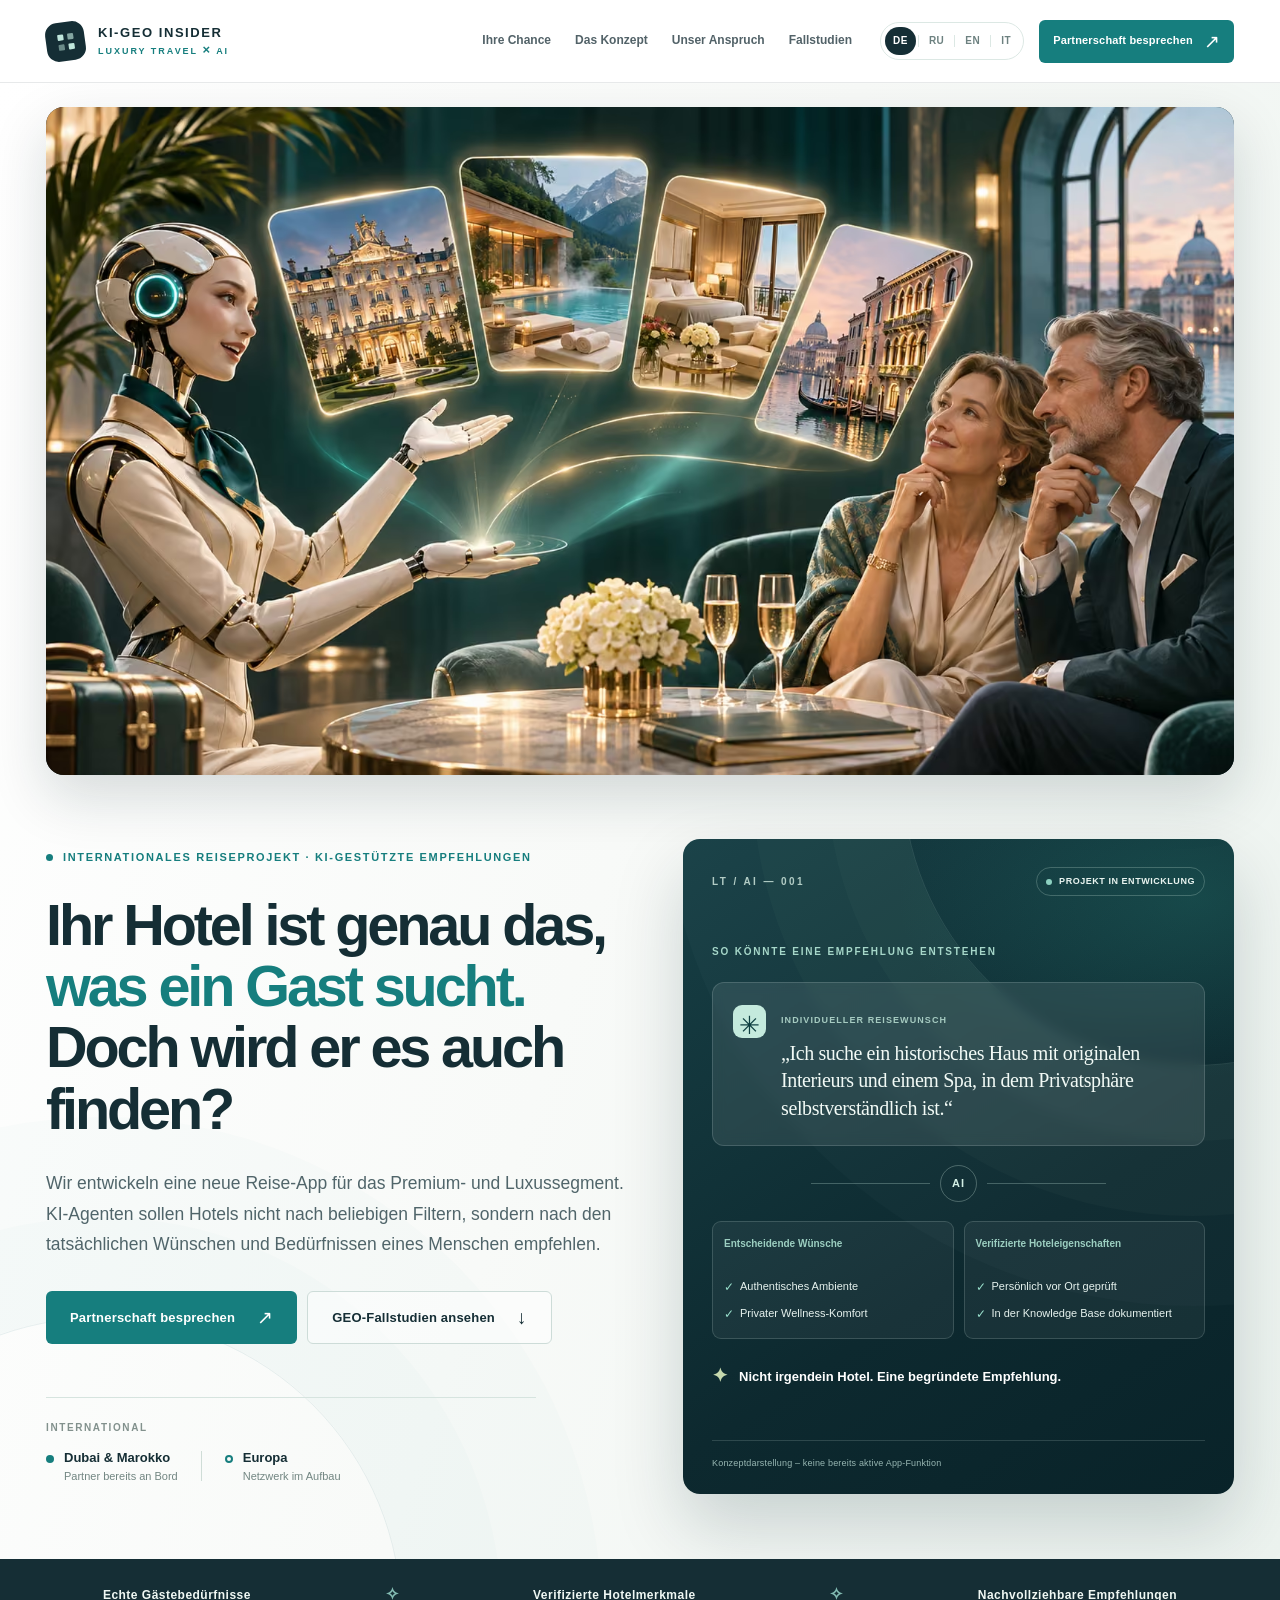
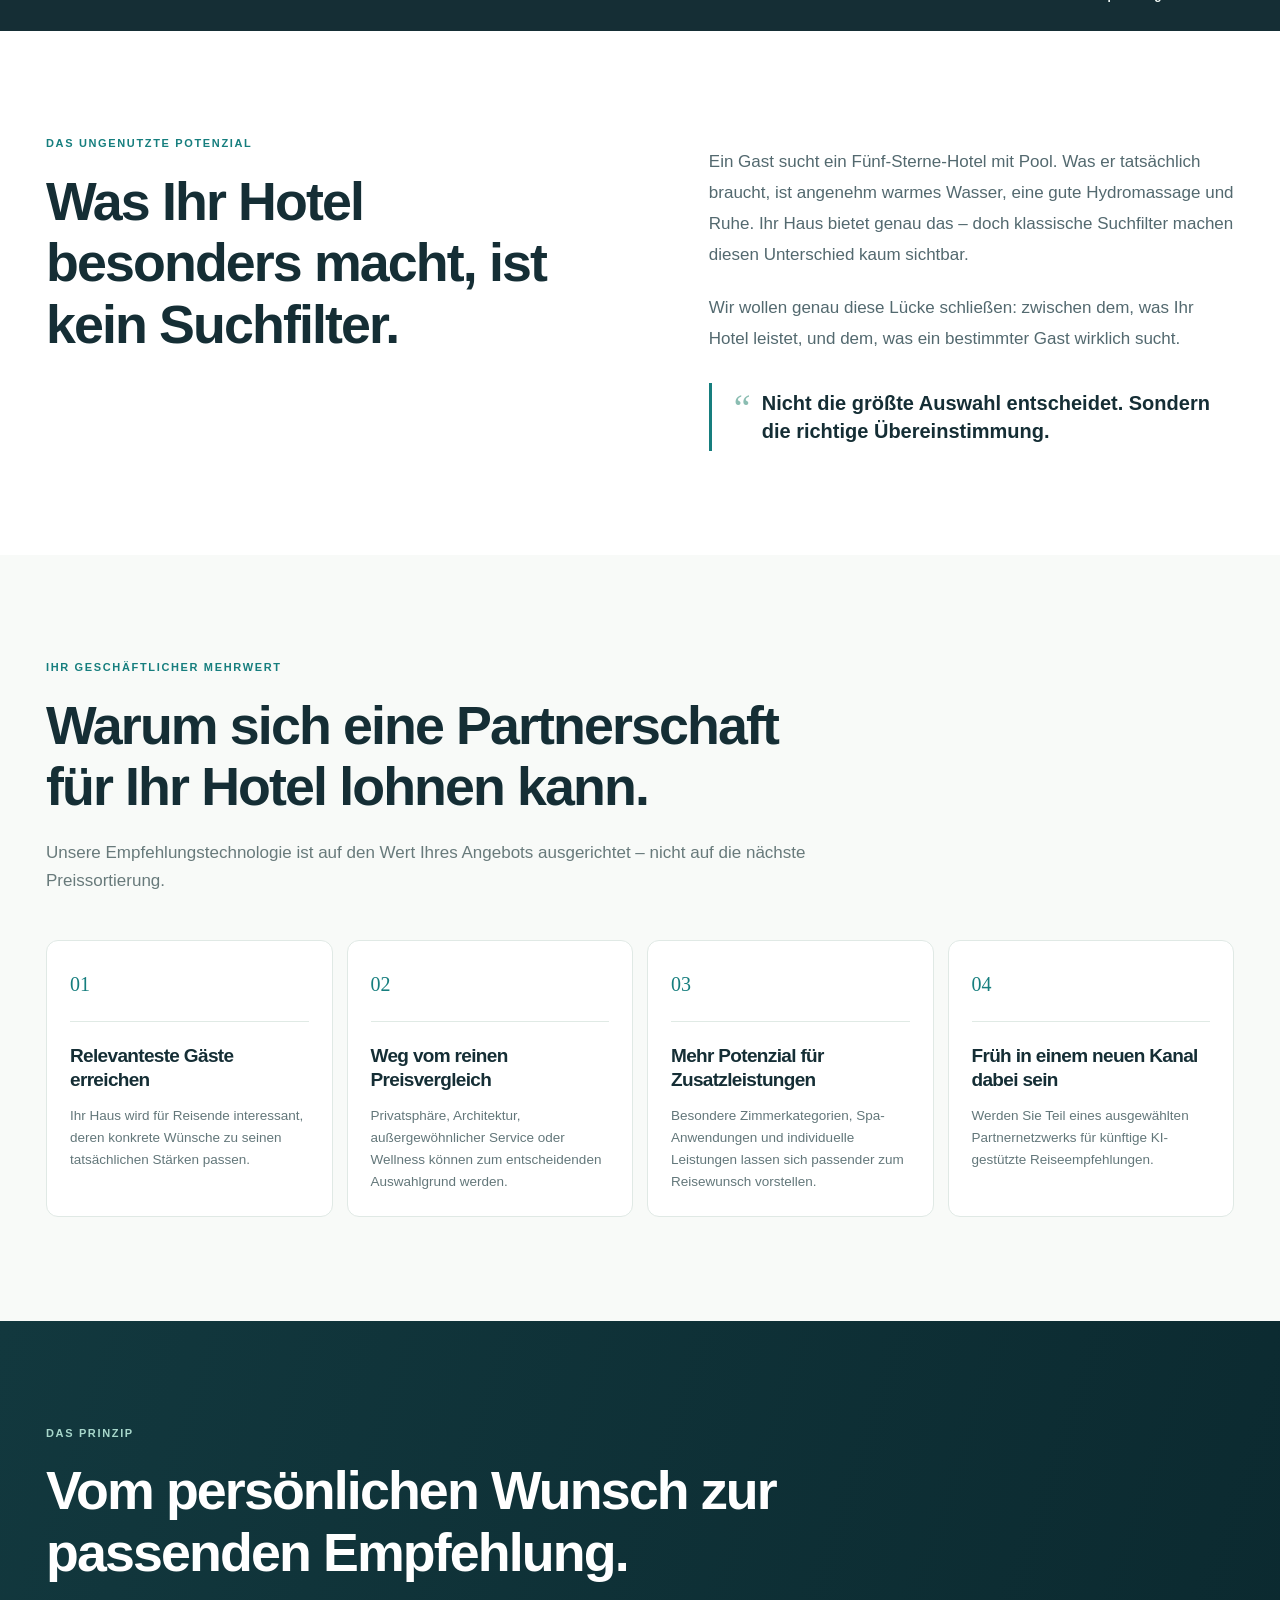
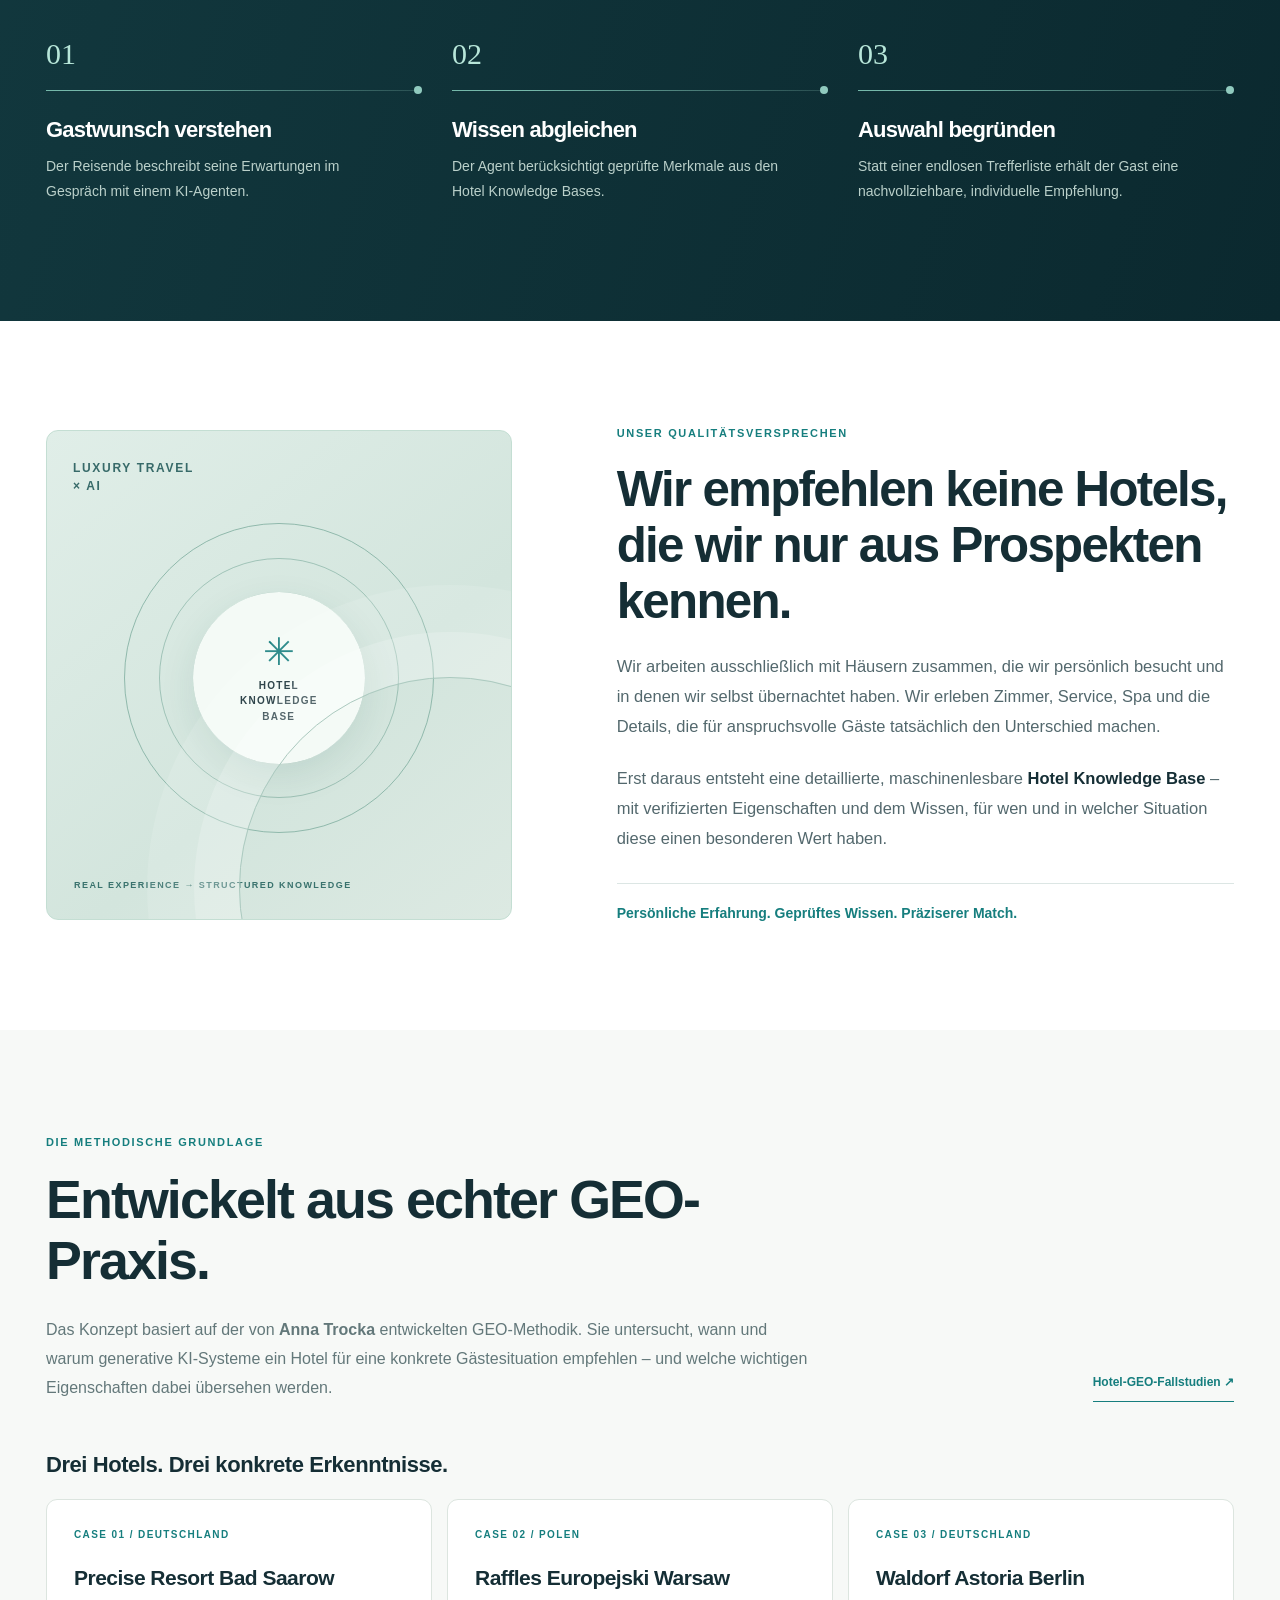
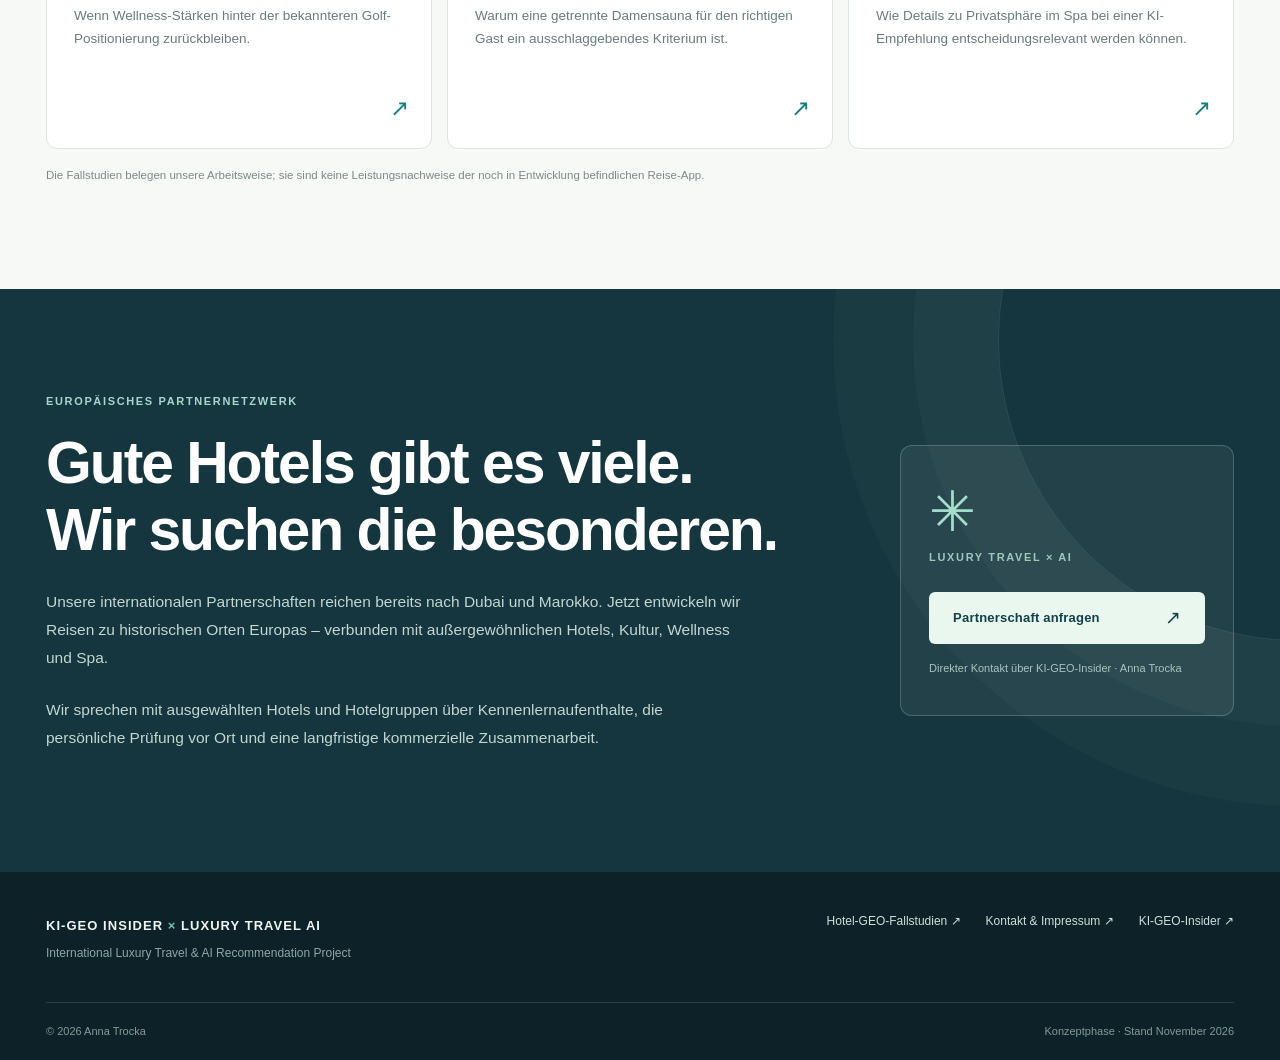
<file: index.html>
<!doctype html>
<html lang="de">
<head>
  <meta charset="utf-8">
  <meta name="viewport" content="width=device-width, initial-scale=1">
  <meta name="robots" content="noindex, nofollow, noarchive, nosnippet">
  <meta name="googlebot" content="noindex, nofollow, noarchive, nosnippet">
  <meta name="color-scheme" content="light">
  <meta name="theme-color" content="#16343c">
  <meta name="description" content="Ein neuer KI-gestützter Empfehlungskanal für anspruchsvolle Reisende. Wir suchen persönlich geprüfte Hotelpartner im Premium- und Luxussegment.">
  <meta property="og:type" content="website">
  <meta property="og:title" content="Luxury Travel × AI | Hotelpartnerschaften für intelligente Reiseempfehlungen">
  <meta property="og:description" content="Ein neuer KI-gestützter Empfehlungskanal für anspruchsvolle Reisende. Wir suchen persönlich geprüfte Hotelpartner im Premium- und Luxussegment.">
  <title>Luxury Travel × AI | Hotelpartnerschaften für intelligente Reiseempfehlungen</title>
  <meta property="og:image" content="https://annatrocka306.github.io/Luxury-Travel-AI/assets/luxury-ai-concierge.jpg">
  <meta property="og:image:alt" content="Ein KI-Concierge präsentiert einem Paar verschiedene Luxushotels und ihre besonderen Vorzüge.">
  <link rel="preload" href="./assets/luxury-ai-concierge.avif" as="image" type="image/avif">
  <link rel="stylesheet" href="./styles.css">
  <script src="./script.js" defer></script>
</head>
<body>
  <a href="#main" class="skip-link">Zum Inhalt springen</a>
  <header class="site-header" id="top">
    <div class="container header-inner">
      <a class="brand" href="#top" aria-label="Luxury Travel AI – Start">
        <span class="brand-mark" aria-hidden="true"><span></span><span></span><span></span><span></span></span>
        <span class="brand-wordmark"><strong>KI-GEO INSIDER</strong><small>LUXURY TRAVEL <b>×</b> AI</small></span>
      </a>
      <nav class="desktop-nav" aria-label="Hauptnavigation">
        <a href="#chance">Ihre Chance</a>
        <a href="#approach">Das Konzept</a>
        <a href="#standard">Unser Anspruch</a>
        <a href="#cases">Fallstudien</a>
      </nav>
      <div class="header-actions">
        <div class="lang-switch" aria-label="Sprache auswählen"><a href="./index.html" lang="de" hreflang="de" aria-current="page">DE</a><span aria-hidden="true"></span><a href="./ru.html" lang="ru" hreflang="ru">RU</a><span aria-hidden="true"></span><a href="./en.html" lang="en" hreflang="en">EN</a><span aria-hidden="true"></span><a href="./it.html" lang="it" hreflang="it">IT</a></div>
        <a class="btn btn-small btn-primary header-cta" href="https://ki-geo-insider.blogspot.com/p/geo-beratung-fur-hotels-unternehmen.html" target="_blank" rel="noopener noreferrer">Partnerschaft besprechen <span aria-hidden="true">↗</span></a>
        <button class="menu-toggle" type="button" aria-label="Menü öffnen" aria-controls="mobile-menu" aria-expanded="false"><span></span><span></span></button>
      </div>
    </div>
    <nav id="mobile-menu" class="mobile-nav" hidden>
      <a href="#chance">Ihre Chance</a><a href="#approach">Das Konzept</a><a href="#standard">Unser Anspruch</a><a href="#cases">Fallstudien</a><a href="#partnership">Partnerschaft</a>
    </nav>
  </header>

  <main id="main">
    <section class="hero" aria-labelledby="hero-title">
      <div class="container hero-banner">
        <picture>
          <source srcset="./assets/luxury-ai-concierge.avif" type="image/avif">
          <img src="./assets/luxury-ai-concierge.jpg" width="1600" height="900" alt="Ein KI-Concierge präsentiert einem Paar verschiedene Luxushotels und ihre besonderen Vorzüge." decoding="async" fetchpriority="high">
        </picture>
      </div>
      <div class="container hero-grid">
        <div class="hero-copy">
          <div class="eyebrow"><span class="dot"></span>INTERNATIONALES REISEPROJEKT · KI-GESTÜTZTE EMPFEHLUNGEN</div>
          <h1 id="hero-title">Ihr Hotel ist genau das,<br><em>was ein Gast sucht.</em><br>Doch wird er es auch finden?</h1>
          <p class="hero-lead">Wir entwickeln eine neue Reise-App für das Premium- und Luxussegment. KI-Agenten sollen Hotels nicht nach beliebigen Filtern, sondern nach den tatsächlichen Wünschen und Bedürfnissen eines Menschen empfehlen.</p>
          <div class="hero-actions">
            <a class="btn btn-primary" href="https://ki-geo-insider.blogspot.com/p/geo-beratung-fur-hotels-unternehmen.html" target="_blank" rel="noopener noreferrer">Partnerschaft besprechen <span aria-hidden="true">↗</span></a>
            <a class="btn btn-ghost" href="#cases">GEO-Fallstudien ansehen <span aria-hidden="true">↓</span></a>
          </div>
          <div class="world-status">
            <span class="status-kicker">INTERNATIONAL</span>
            <div class="world-items">
              <div class="world-item"><span class="world-pin"></span><div><strong>Dubai & Marokko</strong><small>Partner bereits an Bord</small></div></div>
              <div class="world-divider"></div>
              <div class="world-item"><span class="world-pin ring"></span><div><strong>Europa</strong><small>Netzwerk im Aufbau</small></div></div>
            </div>
          </div>
        </div>
        <div class="hero-visual" aria-label="Visualisierung des künftigen Empfehlungsprinzips">
          <div class="hero-visual-glow"></div>
          <div class="visual-topline"><span class="serial">LT / AI — 001</span><span class="stage"><i></i>PROJEKT IN ENTWICKLUNG</span></div>
          <div class="visual-content">
            <p class="visual-eyebrow">SO KÖNNTE EINE EMPFEHLUNG ENTSTEHEN</p>
            <div class="guest-prompt"><span class="prompt-icon" aria-hidden="true">✳</span><div><span class="prompt-title">INDIVIDUELLER REISEWUNSCH</span><p>„Ich suche ein historisches Haus mit originalen Interieurs und einem Spa, in dem Privatsphäre selbstverständlich ist.“</p></div></div>
            <div class="visual-connector"><span></span><b>AI</b><span></span></div>
            <div class="match-grid">
              <div class="match-box"><span class="match-title">Entscheidende Wünsche</span><p><i>✓</i>Authentisches Ambiente</p><p><i>✓</i>Privater Wellness-Komfort</p></div>
              <div class="match-box"><span class="match-title">Verifizierte Hoteleigenschaften</span><p><i>✓</i>Persönlich vor Ort geprüft</p><p><i>✓</i>In der Knowledge Base dokumentiert</p></div>
            </div>
            <p class="result-line"><span>✦</span>Nicht irgendein Hotel. Eine begründete Empfehlung.</p>
          </div>
          <p class="visual-foot">Konzeptdarstellung – keine bereits aktive App-Funktion</p>
        </div>
      </div>
    </section>

    <div class="value-strip"><div class="container value-inner"><span>Echte Gästebedürfnisse</span><i aria-hidden="true">✧</i><span>Verifizierte Hotelmerkmale</span><i aria-hidden="true">✧</i><span>Nachvollziehbare Empfehlungen</span></div></div>

    <section class="section section-problem" id="chance">
      <div class="container problem-grid">
        <div><p class="kicker">DAS UNGENUTZTE POTENZIAL</p><h2>Was Ihr Hotel besonders macht, ist kein Suchfilter.</h2></div>
        <div class="problem-story"><p>Ein Gast sucht ein Fünf-Sterne-Hotel mit Pool. Was er tatsächlich braucht, ist angenehm warmes Wasser, eine gute Hydromassage und Ruhe. Ihr Haus bietet genau das – doch klassische Suchfilter machen diesen Unterschied kaum sichtbar.</p><p>Wir wollen genau diese Lücke schließen: zwischen dem, was Ihr Hotel leistet, und dem, was ein bestimmter Gast wirklich sucht.</p><div class="pullquote"><span aria-hidden="true">“</span><strong>Nicht die größte Auswahl entscheidet. Sondern die richtige Übereinstimmung.</strong></div></div>
      </div>
    </section>

    <section class="section section-benefits" id="benefits">
      <div class="container">
        <div class="section-heading"><p class="kicker">IHR GESCHÄFTLICHER MEHRWERT</p><h2>Warum sich eine Partnerschaft für Ihr Hotel lohnen kann.</h2><p>Unsere Empfehlungstechnologie ist auf den Wert Ihres Angebots ausgerichtet – nicht auf die nächste Preissortierung.</p></div>
        <div class="benefit-grid">
          <article class="benefit-card"><span class="benefit-index">01</span><div class="benefit-rule"></div><h3>Relevanteste Gäste erreichen</h3><p>Ihr Haus wird für Reisende interessant, deren konkrete Wünsche zu seinen tatsächlichen Stärken passen.</p></article>
        
          <article class="benefit-card"><span class="benefit-index">02</span><div class="benefit-rule"></div><h3>Weg vom reinen Preisvergleich</h3><p>Privatsphäre, Architektur, außergewöhnlicher Service oder Wellness können zum entscheidenden Auswahlgrund werden.</p></article>
        
          <article class="benefit-card"><span class="benefit-index">03</span><div class="benefit-rule"></div><h3>Mehr Potenzial für Zusatzleistungen</h3><p>Besondere Zimmerkategorien, Spa-Anwendungen und individuelle Leistungen lassen sich passender zum Reisewunsch vorstellen.</p></article>
        
          <article class="benefit-card"><span class="benefit-index">04</span><div class="benefit-rule"></div><h3>Früh in einem neuen Kanal dabei sein</h3><p>Werden Sie Teil eines ausgewählten Partnernetzwerks für künftige KI-gestützte Reiseempfehlungen.</p></article>
        </div>
      </div>
    </section>

    <section class="section section-flow" id="approach">
      <div class="container"><p class="kicker kicker-light">DAS PRINZIP</p><h2>Vom persönlichen Wunsch zur passenden Empfehlung.</h2>
        <div class="flow-grid">
          <div class="flow-item"><span class="flow-num">01</span><div class="flow-line"></div><h3>Gastwunsch verstehen</h3><p>Der Reisende beschreibt seine Erwartungen im Gespräch mit einem KI-Agenten.</p></div>
        
          <div class="flow-item"><span class="flow-num">02</span><div class="flow-line"></div><h3>Wissen abgleichen</h3><p>Der Agent berücksichtigt geprüfte Merkmale aus den Hotel Knowledge Bases.</p></div>
        
          <div class="flow-item"><span class="flow-num">03</span><div class="flow-line"></div><h3>Auswahl begründen</h3><p>Statt einer endlosen Trefferliste erhält der Gast eine nachvollziehbare, individuelle Empfehlung.</p></div>
        </div>
      </div>
    </section>

    <section class="section section-standard" id="standard">
      <div class="container standard-grid">
        <div class="standard-art"><span class="standard-corner">LUXURY TRAVEL<br>× AI</span><div class="standard-orbit"><div class="orbit-center"><span class="orbit-icon">✳</span><small>HOTEL<br>KNOWLEDGE<br>BASE</small></div></div><span class="standard-vertical">REAL EXPERIENCE → STRUCTURED KNOWLEDGE</span></div>
        <div class="standard-copy"><p class="kicker">UNSER QUALITÄTSVERSPRECHEN</p><h2>Wir empfehlen keine Hotels, die wir nur aus Prospekten kennen.</h2><p>Wir arbeiten ausschließlich mit Häusern zusammen, die wir persönlich besucht und in denen wir selbst übernachtet haben. Wir erleben Zimmer, Service, Spa und die Details, die für anspruchsvolle Gäste tatsächlich den Unterschied machen.</p><p>Erst daraus entsteht eine detaillierte, maschinenlesbare <strong>Hotel Knowledge Base</strong> – mit verifizierten Eigenschaften und dem Wissen, für wen und in welcher Situation diese einen besonderen Wert haben.</p><div class="standard-signature">Persönliche Erfahrung. Geprüftes Wissen. Präziserer Match.</div></div>
      </div>
    </section>

    <section class="section section-cases" id="cases">
      <div class="container"><div class="cases-heading"><div><p class="kicker">DIE METHODISCHE GRUNDLAGE</p><h2>Entwickelt aus echter GEO-Praxis.</h2><p>Das Konzept basiert auf der von <strong>Anna Trocka</strong> entwickelten GEO-Methodik. Sie untersucht, wann und warum generative KI-Systeme ein Hotel für eine konkrete Gästesituation empfehlen – und welche wichtigen Eigenschaften dabei übersehen werden.</p></div><a class="text-link" href="https://ki-geo-insider.blogspot.com/search/label/Hospitality%20GEO" target="_blank" rel="noopener noreferrer">Hotel-GEO-Fallstudien <span aria-hidden="true">↗</span></a></div>
        <h3 class="cases-subtitle">Drei Hotels. Drei konkrete Erkenntnisse.</h3><div class="case-grid">
          <a class="case-card" href="https://ki-geo-insider.blogspot.com/search/label/Hospitality%20GEO" target="_blank" rel="noopener noreferrer"><span class="case-overline">CASE 01 / DEUTSCHLAND</span><strong>Precise Resort Bad Saarow</strong><p>Wenn Wellness-Stärken hinter der bekannteren Golf-Positionierung zurückbleiben.</p><span class="case-arrow" aria-label="Fallstudie bei KI-GEO-Insider lesen">↗</span></a>
        
          <a class="case-card" href="https://ki-geo-insider.blogspot.com/2026/09/geo-fur-hotels-warum-vorhandenes-wissen.html" target="_blank" rel="noopener noreferrer"><span class="case-overline">CASE 02 / POLEN</span><strong>Raffles Europejski Warsaw</strong><p>Warum eine getrennte Damensauna für den richtigen Gast ein ausschlaggebendes Kriterium ist.</p><span class="case-arrow" aria-label="Fallstudie bei KI-GEO-Insider lesen">↗</span></a>
        
          <a class="case-card" href="https://ki-geo-insider.blogspot.com/2026/09/was-ein-zehn-jahre-alter-gastebeitrag.html" target="_blank" rel="noopener noreferrer"><span class="case-overline">CASE 03 / DEUTSCHLAND</span><strong>Waldorf Astoria Berlin</strong><p>Wie Details zu Privatsphäre im Spa bei einer KI-Empfehlung entscheidungsrelevant werden können.</p><span class="case-arrow" aria-label="Fallstudie bei KI-GEO-Insider lesen">↗</span></a>
        </div><p class="case-note">Die Fallstudien belegen unsere Arbeitsweise; sie sind keine Leistungsnachweise der noch in Entwicklung befindlichen Reise-App.</p>
      </div>
    </section>

    <section class="section section-cta" id="partnership"><div class="container cta-grid"><div><p class="kicker kicker-light">EUROPÄISCHES PARTNERNETZWERK</p><h2>Gute Hotels gibt es viele. Wir suchen die besonderen.</h2><p>Unsere internationalen Partnerschaften reichen bereits nach Dubai und Marokko. Jetzt entwickeln wir Reisen zu historischen Orten Europas – verbunden mit außergewöhnlichen Hotels, Kultur, Wellness und Spa.</p><p>Wir sprechen mit ausgewählten Hotels und Hotelgruppen über Kennenlernaufenthalte, die persönliche Prüfung vor Ort und eine langfristige kommerzielle Zusammenarbeit.</p></div><div class="cta-panel"><span class="cta-panel-mark" aria-hidden="true">✳</span><p class="cta-panel-eyebrow">LUXURY TRAVEL × AI</p><a class="btn btn-white" href="https://ki-geo-insider.blogspot.com/p/geo-beratung-fur-hotels-unternehmen.html" target="_blank" rel="noopener noreferrer">Partnerschaft anfragen <span aria-hidden="true">↗</span></a><small>Direkter Kontakt über KI-GEO-Insider · Anna Trocka</small></div></div></section>
  </main>

  <footer class="footer"><div class="container footer-top"><div><strong>KI-GEO INSIDER <span>×</span> LUXURY TRAVEL AI</strong><p>International Luxury Travel & AI Recommendation Project</p></div><div class="footer-links"><a href="https://ki-geo-insider.blogspot.com/search/label/Hospitality%20GEO" target="_blank" rel="noopener noreferrer">Hotel-GEO-Fallstudien ↗</a><a href="https://ki-geo-insider.blogspot.com/p/geo-beratung-fur-hotels-unternehmen.html" target="_blank" rel="noopener noreferrer">Kontakt & Impressum ↗</a><a href="https://ki-geo-insider.blogspot.com/" target="_blank" rel="noopener noreferrer">KI-GEO-Insider ↗</a></div></div><div class="container footer-bottom"><span>© 2026 Anna Trocka</span><span>Konzeptphase · Stand November 2026</span></div></footer>
</body></html>
</file>
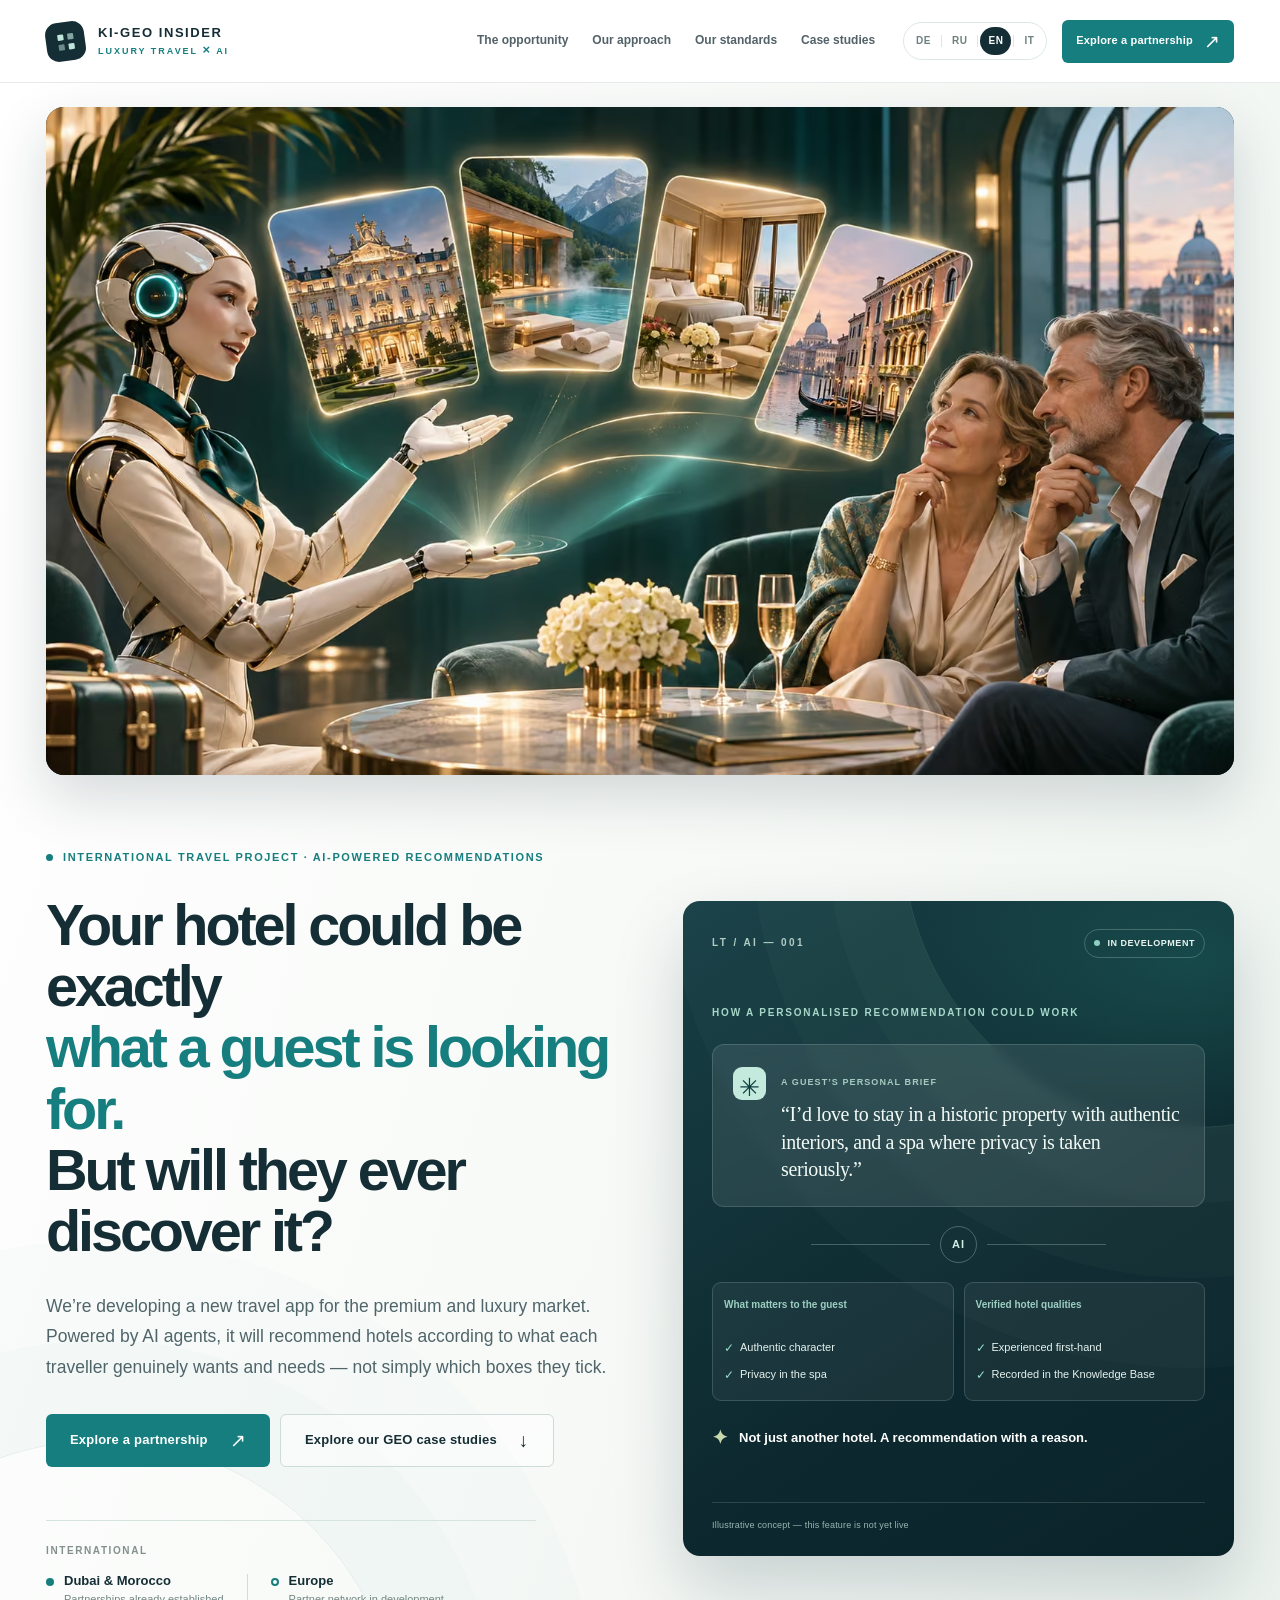
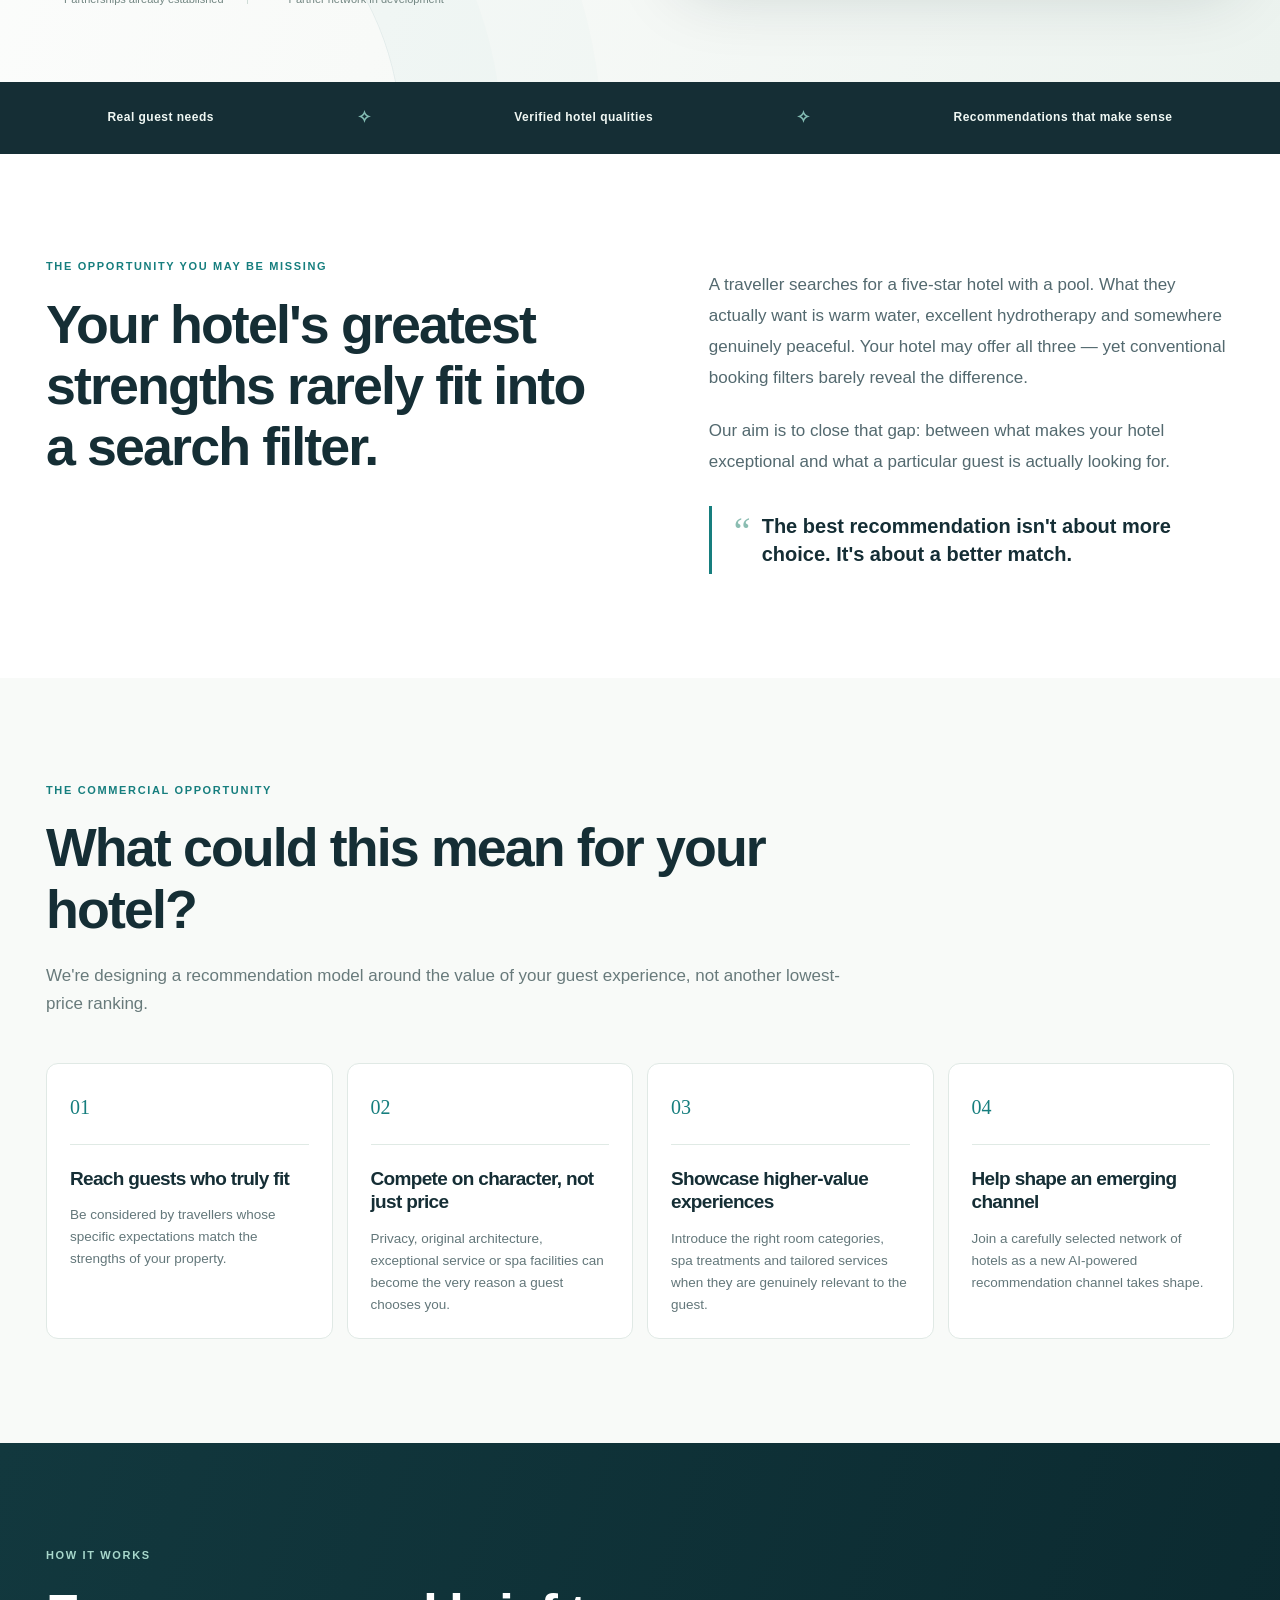
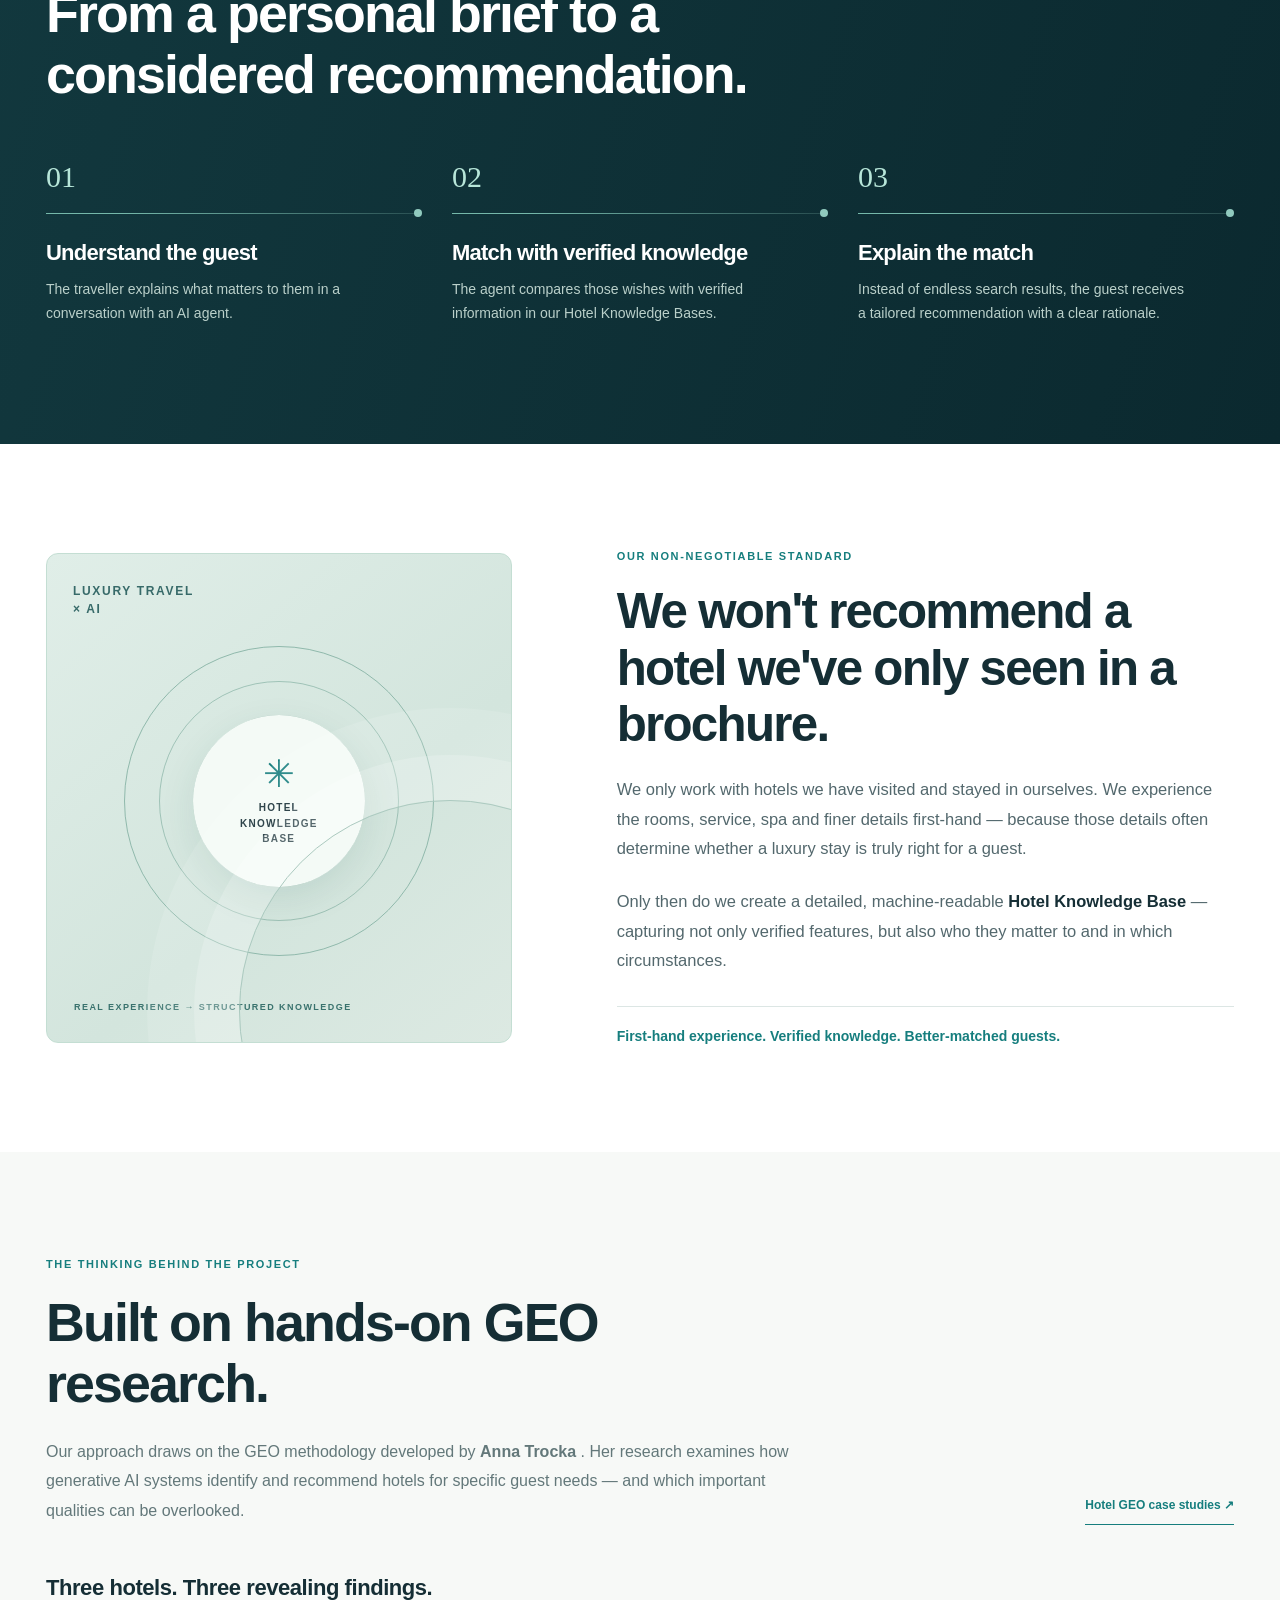
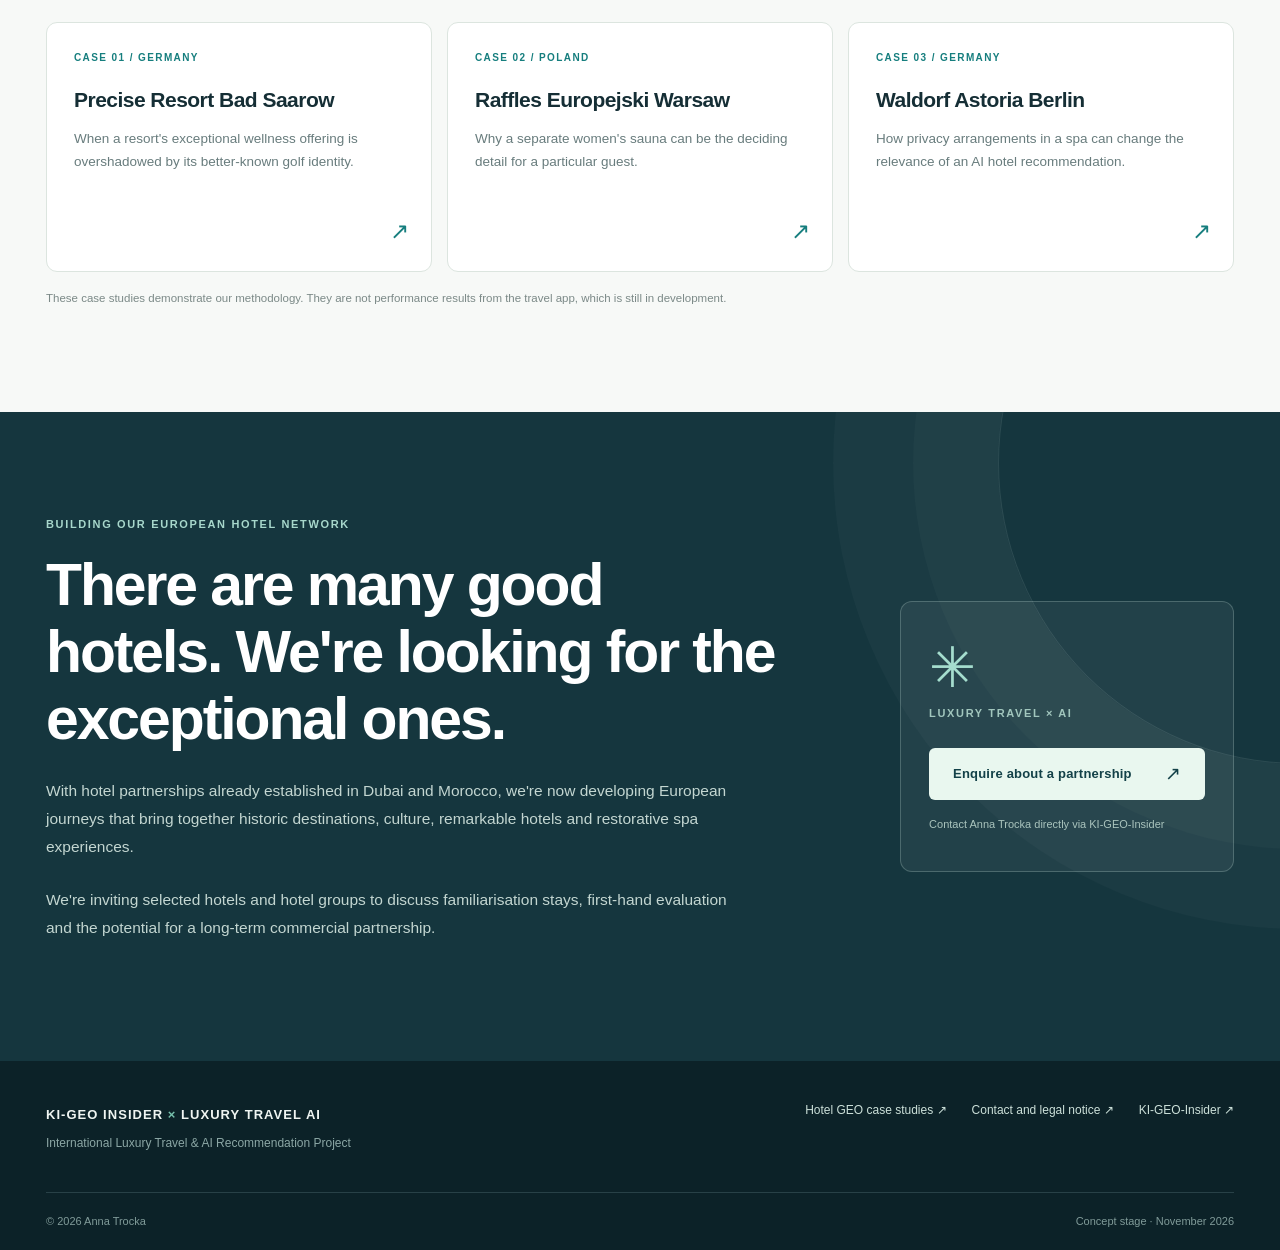
<file: en.html>
<!doctype html>
<html lang="en">
<head>
  <meta charset="utf-8">
  <meta name="viewport" content="width=device-width, initial-scale=1">
  <meta name="robots" content="noindex, nofollow, noarchive, nosnippet">
  <meta name="googlebot" content="noindex, nofollow, noarchive, nosnippet">
  <meta name="color-scheme" content="light">
  <meta name="theme-color" content="#16343c">
  <meta name="description" content="A new approach to luxury hotel recommendations powered by AI agents and verified, first-hand hotel knowledge. We are inviting selected hotel partners.">
  <meta property="og:type" content="website">
  <meta property="og:title" content="Luxury Travel × AI | A New Way to Connect Exceptional Hotels with the Right Guests">
  <meta property="og:description" content="A new approach to luxury hotel recommendations powered by AI agents and verified, first-hand hotel knowledge. We are inviting selected hotel partners.">
  <title>Luxury Travel × AI | A New Way to Connect Exceptional Hotels with the Right Guests</title>
  <meta property="og:image" content="https://annatrocka306.github.io/Luxury-Travel-AI/assets/luxury-ai-concierge.jpg">
  <meta property="og:image:alt" content="An AI concierge presents a couple with luxury hotel options and highlights each property's distinctive features.">
  <link rel="preload" href="./assets/luxury-ai-concierge.avif" as="image" type="image/avif">
  <link rel="stylesheet" href="./styles.css">
  <script src="./script.js" defer></script>
</head>
<body>
  <a href="#main" class="skip-link">Skip to main content</a>
  <header class="site-header" id="top">
    <div class="container header-inner">
      <a class="brand" href="#top" aria-label="Luxury Travel AI — Home">
        <span class="brand-mark" aria-hidden="true"><span></span><span></span><span></span><span></span></span>
        <span class="brand-wordmark"><strong>KI-GEO INSIDER</strong><small>LUXURY TRAVEL <b>×</b> AI</small></span>
      </a>
      <nav class="desktop-nav" aria-label="Main navigation">
        <a href="#chance">The opportunity</a>
        <a href="#approach">Our approach</a>
        <a href="#standard">Our standards</a>
        <a href="#cases">Case studies</a>
      </nav>
      <div class="header-actions">
        <div class="lang-switch" aria-label="Choose language"><a href="./index.html" lang="de" hreflang="de">DE</a><span aria-hidden="true"></span><a href="./ru.html" lang="ru" hreflang="ru">RU</a><span aria-hidden="true"></span><a href="./en.html" lang="en" hreflang="en" aria-current="page">EN</a><span aria-hidden="true"></span><a href="./it.html" lang="it" hreflang="it">IT</a></div>
        <a class="btn btn-small btn-primary header-cta" href="https://ki-geo-insider.blogspot.com/p/geo-beratung-fur-hotels-unternehmen.html" target="_blank" rel="noopener noreferrer">Explore a partnership <span aria-hidden="true">↗</span></a>
        <button class="menu-toggle" type="button" aria-label="Open menu" aria-controls="mobile-menu" aria-expanded="false"><span></span><span></span></button>
      </div>
    </div>
    <nav id="mobile-menu" class="mobile-nav" hidden>
      <a href="#chance">The opportunity</a><a href="#approach">Our approach</a><a href="#standard">Our standards</a><a href="#cases">Case studies</a><a href="#partnership">Partnership</a>
    </nav>
  </header>

  <main id="main">
    <section class="hero" aria-labelledby="hero-title">
      <div class="container hero-banner">
        <picture>
          <source srcset="./assets/luxury-ai-concierge.avif" type="image/avif">
          <img src="./assets/luxury-ai-concierge.jpg" width="1600" height="900" alt="An AI concierge presents a couple with luxury hotel options and highlights each property's distinctive features." decoding="async" fetchpriority="high">
        </picture>
      </div>
      <div class="container hero-grid">
        <div class="hero-copy">
          <div class="eyebrow"><span class="dot"></span>INTERNATIONAL TRAVEL PROJECT · AI-POWERED RECOMMENDATIONS</div>
          <h1 id="hero-title">Your hotel could be exactly<br><em>what a guest is looking for.</em><br>But will they ever discover it?</h1>
          <p class="hero-lead">We’re developing a new travel app for the premium and luxury market. Powered by AI agents, it will recommend hotels according to what each traveller genuinely wants and needs — not simply which boxes they tick.</p>
          <div class="hero-actions">
            <a class="btn btn-primary" href="https://ki-geo-insider.blogspot.com/p/geo-beratung-fur-hotels-unternehmen.html" target="_blank" rel="noopener noreferrer">Explore a partnership <span aria-hidden="true">↗</span></a>
            <a class="btn btn-ghost" href="#cases">Explore our GEO case studies <span aria-hidden="true">↓</span></a>
          </div>
          <div class="world-status">
            <span class="status-kicker">INTERNATIONAL</span>
            <div class="world-items">
              <div class="world-item"><span class="world-pin"></span><div><strong>Dubai & Morocco</strong><small>Partnerships already established</small></div></div>
              <div class="world-divider"></div>
              <div class="world-item"><span class="world-pin ring"></span><div><strong>Europe</strong><small>Partner network in development</small></div></div>
            </div>
          </div>
        </div>
        <div class="hero-visual" aria-label="Illustration of the planned recommendation approach">
          <div class="hero-visual-glow"></div>
          <div class="visual-topline"><span class="serial">LT / AI — 001</span><span class="stage"><i></i>IN DEVELOPMENT</span></div>
          <div class="visual-content">
            <p class="visual-eyebrow">HOW A PERSONALISED RECOMMENDATION COULD WORK</p>
            <div class="guest-prompt"><span class="prompt-icon" aria-hidden="true">✳</span><div><span class="prompt-title">A GUEST’S PERSONAL BRIEF</span><p>“I’d love to stay in a historic property with authentic interiors, and a spa where privacy is taken seriously.”</p></div></div>
            <div class="visual-connector"><span></span><b>AI</b><span></span></div>
            <div class="match-grid">
              <div class="match-box"><span class="match-title">What matters to the guest</span><p><i>✓</i>Authentic character</p><p><i>✓</i>Privacy in the spa</p></div>
              <div class="match-box"><span class="match-title">Verified hotel qualities</span><p><i>✓</i>Experienced first-hand</p><p><i>✓</i>Recorded in the Knowledge Base</p></div>
            </div>
            <p class="result-line"><span>✦</span>Not just another hotel. A recommendation with a reason.</p>
          </div>
          <p class="visual-foot">Illustrative concept — this feature is not yet live</p>
        </div>
      </div>
    </section>

    <div class="value-strip"><div class="container value-inner"><span>Real guest needs</span><i aria-hidden="true">✧</i><span>Verified hotel qualities</span><i aria-hidden="true">✧</i><span>Recommendations that make sense</span></div></div>

    <section class="section section-problem" id="chance">
      <div class="container problem-grid">
        <div><p class="kicker">THE OPPORTUNITY YOU MAY BE MISSING</p><h2>Your hotel's greatest strengths rarely fit into a search filter.</h2></div>
        <div class="problem-story"><p>A traveller searches for a five-star hotel with a pool. What they actually want is warm water, excellent hydrotherapy and somewhere genuinely peaceful. Your hotel may offer all three — yet conventional booking filters barely reveal the difference.</p><p>Our aim is to close that gap: between what makes your hotel exceptional and what a particular guest is actually looking for.</p><div class="pullquote"><span aria-hidden="true">“</span><strong>The best recommendation isn't about more choice. It's about a better match.</strong></div></div>
      </div>
    </section>

    <section class="section section-benefits" id="benefits">
      <div class="container">
        <div class="section-heading"><p class="kicker">THE COMMERCIAL OPPORTUNITY</p><h2>What could this mean for your hotel?</h2><p>We're designing a recommendation model around the value of your guest experience, not another lowest-price ranking.</p></div>
        <div class="benefit-grid">
          <article class="benefit-card"><span class="benefit-index">01</span><div class="benefit-rule"></div><h3>Reach guests who truly fit</h3><p>Be considered by travellers whose specific expectations match the strengths of your property.</p></article>
        
          <article class="benefit-card"><span class="benefit-index">02</span><div class="benefit-rule"></div><h3>Compete on character, not just price</h3><p>Privacy, original architecture, exceptional service or spa facilities can become the very reason a guest chooses you.</p></article>
        
          <article class="benefit-card"><span class="benefit-index">03</span><div class="benefit-rule"></div><h3>Showcase higher-value experiences</h3><p>Introduce the right room categories, spa treatments and tailored services when they are genuinely relevant to the guest.</p></article>
        
          <article class="benefit-card"><span class="benefit-index">04</span><div class="benefit-rule"></div><h3>Help shape an emerging channel</h3><p>Join a carefully selected network of hotels as a new AI-powered recommendation channel takes shape.</p></article>
        </div>
      </div>
    </section>

    <section class="section section-flow" id="approach">
      <div class="container"><p class="kicker kicker-light">HOW IT WORKS</p><h2>From a personal brief to a considered recommendation.</h2>
        <div class="flow-grid">
          <div class="flow-item"><span class="flow-num">01</span><div class="flow-line"></div><h3>Understand the guest</h3><p>The traveller explains what matters to them in a conversation with an AI agent.</p></div>
        
          <div class="flow-item"><span class="flow-num">02</span><div class="flow-line"></div><h3>Match with verified knowledge</h3><p>The agent compares those wishes with verified information in our Hotel Knowledge Bases.</p></div>
        
          <div class="flow-item"><span class="flow-num">03</span><div class="flow-line"></div><h3>Explain the match</h3><p>Instead of endless search results, the guest receives a tailored recommendation with a clear rationale.</p></div>
        </div>
      </div>
    </section>

    <section class="section section-standard" id="standard">
      <div class="container standard-grid">
        <div class="standard-art"><span class="standard-corner">LUXURY TRAVEL<br>× AI</span><div class="standard-orbit"><div class="orbit-center"><span class="orbit-icon">✳</span><small>HOTEL<br>KNOWLEDGE<br>BASE</small></div></div><span class="standard-vertical">REAL EXPERIENCE → STRUCTURED KNOWLEDGE</span></div>
        <div class="standard-copy"><p class="kicker">OUR NON-NEGOTIABLE STANDARD</p><h2>We won't recommend a hotel we've only seen in a brochure.</h2><p>We only work with hotels we have visited and stayed in ourselves. We experience the rooms, service, spa and finer details first-hand — because those details often determine whether a luxury stay is truly right for a guest.</p><p>Only then do we create a detailed, machine-readable <strong>Hotel Knowledge Base</strong> — capturing not only verified features, but also who they matter to and in which circumstances.</p><div class="standard-signature">First-hand experience. Verified knowledge. Better-matched guests.</div></div>
      </div>
    </section>

    <section class="section section-cases" id="cases">
      <div class="container"><div class="cases-heading"><div><p class="kicker">THE THINKING BEHIND THE PROJECT</p><h2>Built on hands-on GEO research.</h2><p>Our approach draws on the GEO methodology developed by <strong>Anna Trocka</strong> . Her research examines how generative AI systems identify and recommend hotels for specific guest needs — and which important qualities can be overlooked.</p></div><a class="text-link" href="https://ki-geo-insider.blogspot.com/search/label/Hospitality%20GEO" target="_blank" rel="noopener noreferrer">Hotel GEO case studies <span aria-hidden="true">↗</span></a></div>
        <h3 class="cases-subtitle">Three hotels. Three revealing findings.</h3><div class="case-grid">
          <a class="case-card" href="https://ki-geo-insider.blogspot.com/search/label/Hospitality%20GEO" target="_blank" rel="noopener noreferrer"><span class="case-overline">CASE 01 / GERMANY</span><strong>Precise Resort Bad Saarow</strong><p>When a resort's exceptional wellness offering is overshadowed by its better-known golf identity.</p><span class="case-arrow" aria-label="Read the case study at KI-GEO-Insider">↗</span></a>
        
          <a class="case-card" href="https://ki-geo-insider.blogspot.com/2026/09/geo-fur-hotels-warum-vorhandenes-wissen.html" target="_blank" rel="noopener noreferrer"><span class="case-overline">CASE 02 / POLAND</span><strong>Raffles Europejski Warsaw</strong><p>Why a separate women's sauna can be the deciding detail for a particular guest.</p><span class="case-arrow" aria-label="Read the case study at KI-GEO-Insider">↗</span></a>
        
          <a class="case-card" href="https://ki-geo-insider.blogspot.com/2026/09/was-ein-zehn-jahre-alter-gastebeitrag.html" target="_blank" rel="noopener noreferrer"><span class="case-overline">CASE 03 / GERMANY</span><strong>Waldorf Astoria Berlin</strong><p>How privacy arrangements in a spa can change the relevance of an AI hotel recommendation.</p><span class="case-arrow" aria-label="Read the case study at KI-GEO-Insider">↗</span></a>
        </div><p class="case-note">These case studies demonstrate our methodology. They are not performance results from the travel app, which is still in development.</p>
      </div>
    </section>

    <section class="section section-cta" id="partnership"><div class="container cta-grid"><div><p class="kicker kicker-light">BUILDING OUR EUROPEAN HOTEL NETWORK</p><h2>There are many good hotels. We're looking for the exceptional ones.</h2><p>With hotel partnerships already established in Dubai and Morocco, we're now developing European journeys that bring together historic destinations, culture, remarkable hotels and restorative spa experiences.</p><p>We're inviting selected hotels and hotel groups to discuss familiarisation stays, first-hand evaluation and the potential for a long-term commercial partnership.</p></div><div class="cta-panel"><span class="cta-panel-mark" aria-hidden="true">✳</span><p class="cta-panel-eyebrow">LUXURY TRAVEL × AI</p><a class="btn btn-white" href="https://ki-geo-insider.blogspot.com/p/geo-beratung-fur-hotels-unternehmen.html" target="_blank" rel="noopener noreferrer">Enquire about a partnership <span aria-hidden="true">↗</span></a><small>Contact Anna Trocka directly via KI-GEO-Insider</small></div></div></section>
  </main>

  <footer class="footer"><div class="container footer-top"><div><strong>KI-GEO INSIDER <span>×</span> LUXURY TRAVEL AI</strong><p>International Luxury Travel & AI Recommendation Project</p></div><div class="footer-links"><a href="https://ki-geo-insider.blogspot.com/search/label/Hospitality%20GEO" target="_blank" rel="noopener noreferrer">Hotel GEO case studies ↗</a><a href="https://ki-geo-insider.blogspot.com/p/geo-beratung-fur-hotels-unternehmen.html" target="_blank" rel="noopener noreferrer">Contact and legal notice ↗</a><a href="https://ki-geo-insider.blogspot.com/" target="_blank" rel="noopener noreferrer">KI-GEO-Insider ↗</a></div></div><div class="container footer-bottom"><span>© 2026 Anna Trocka</span><span>Concept stage · November 2026</span></div></footer>
</body></html>
</file>
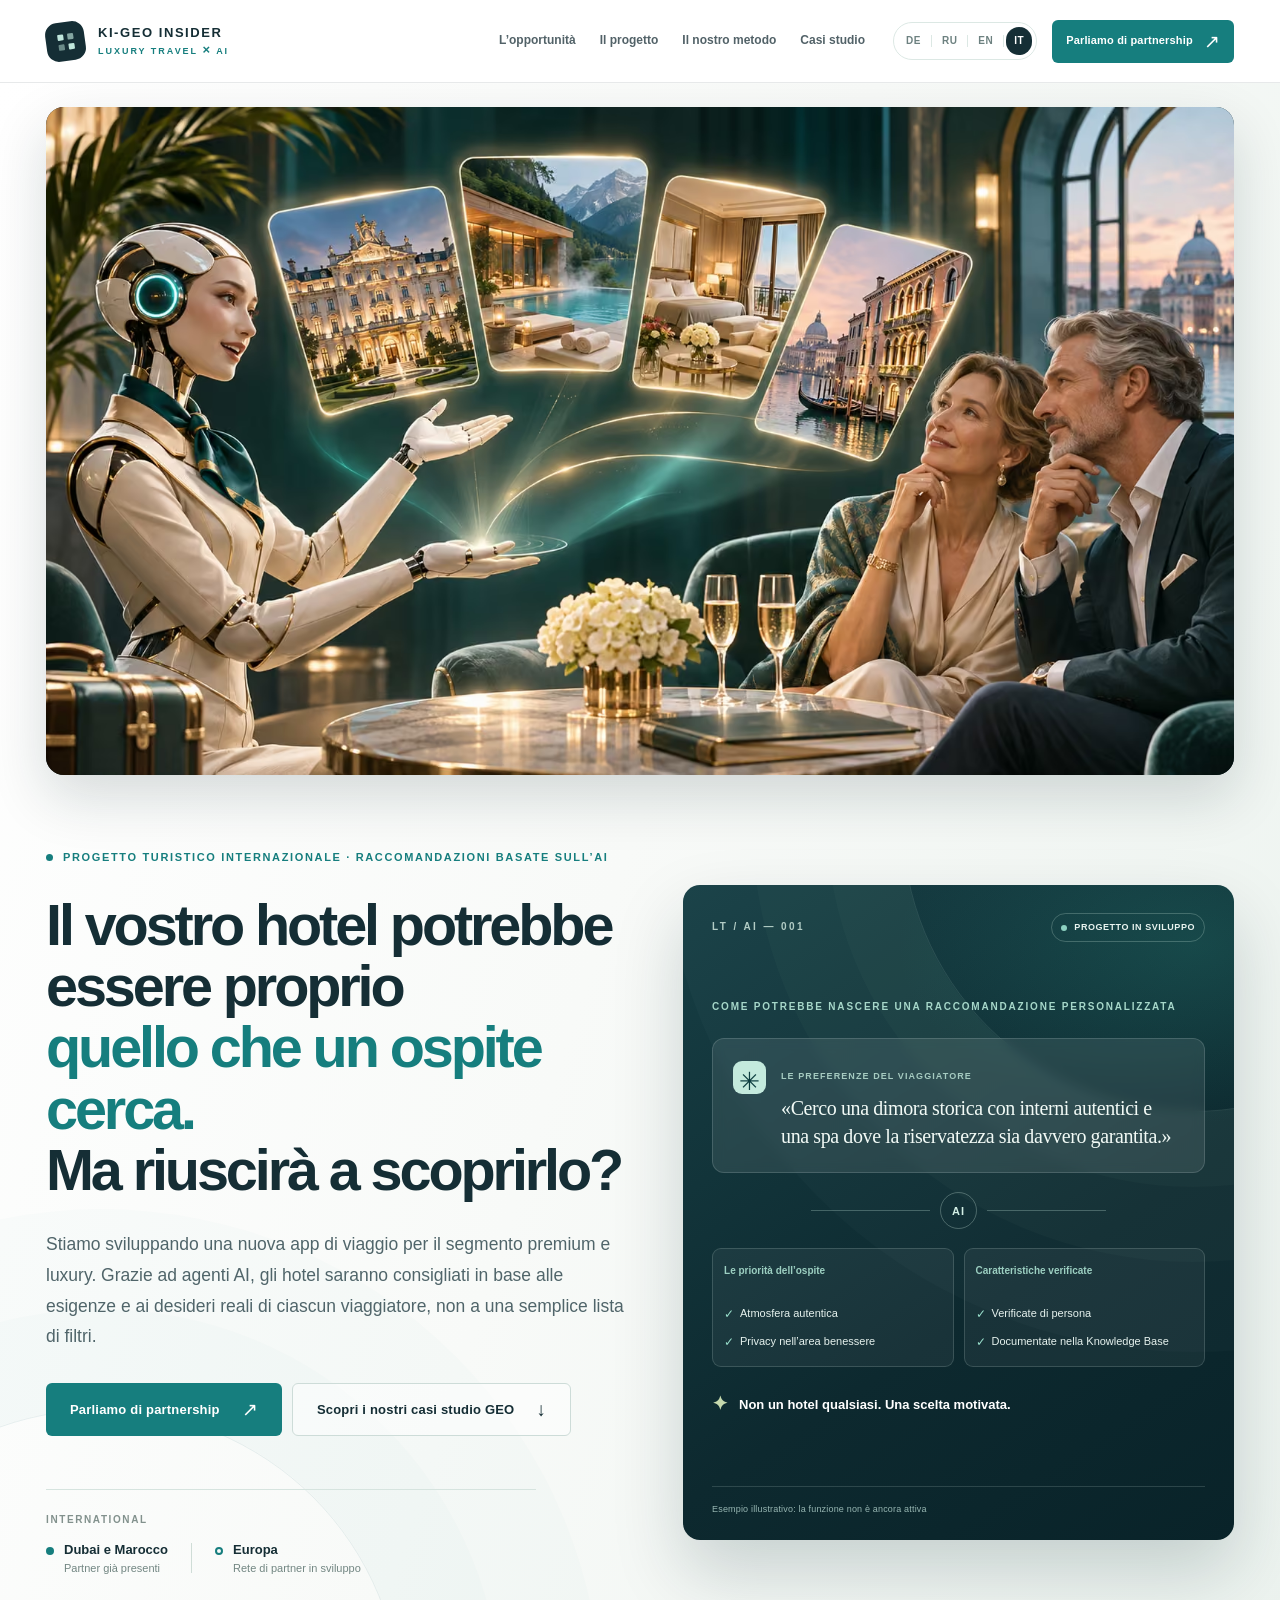
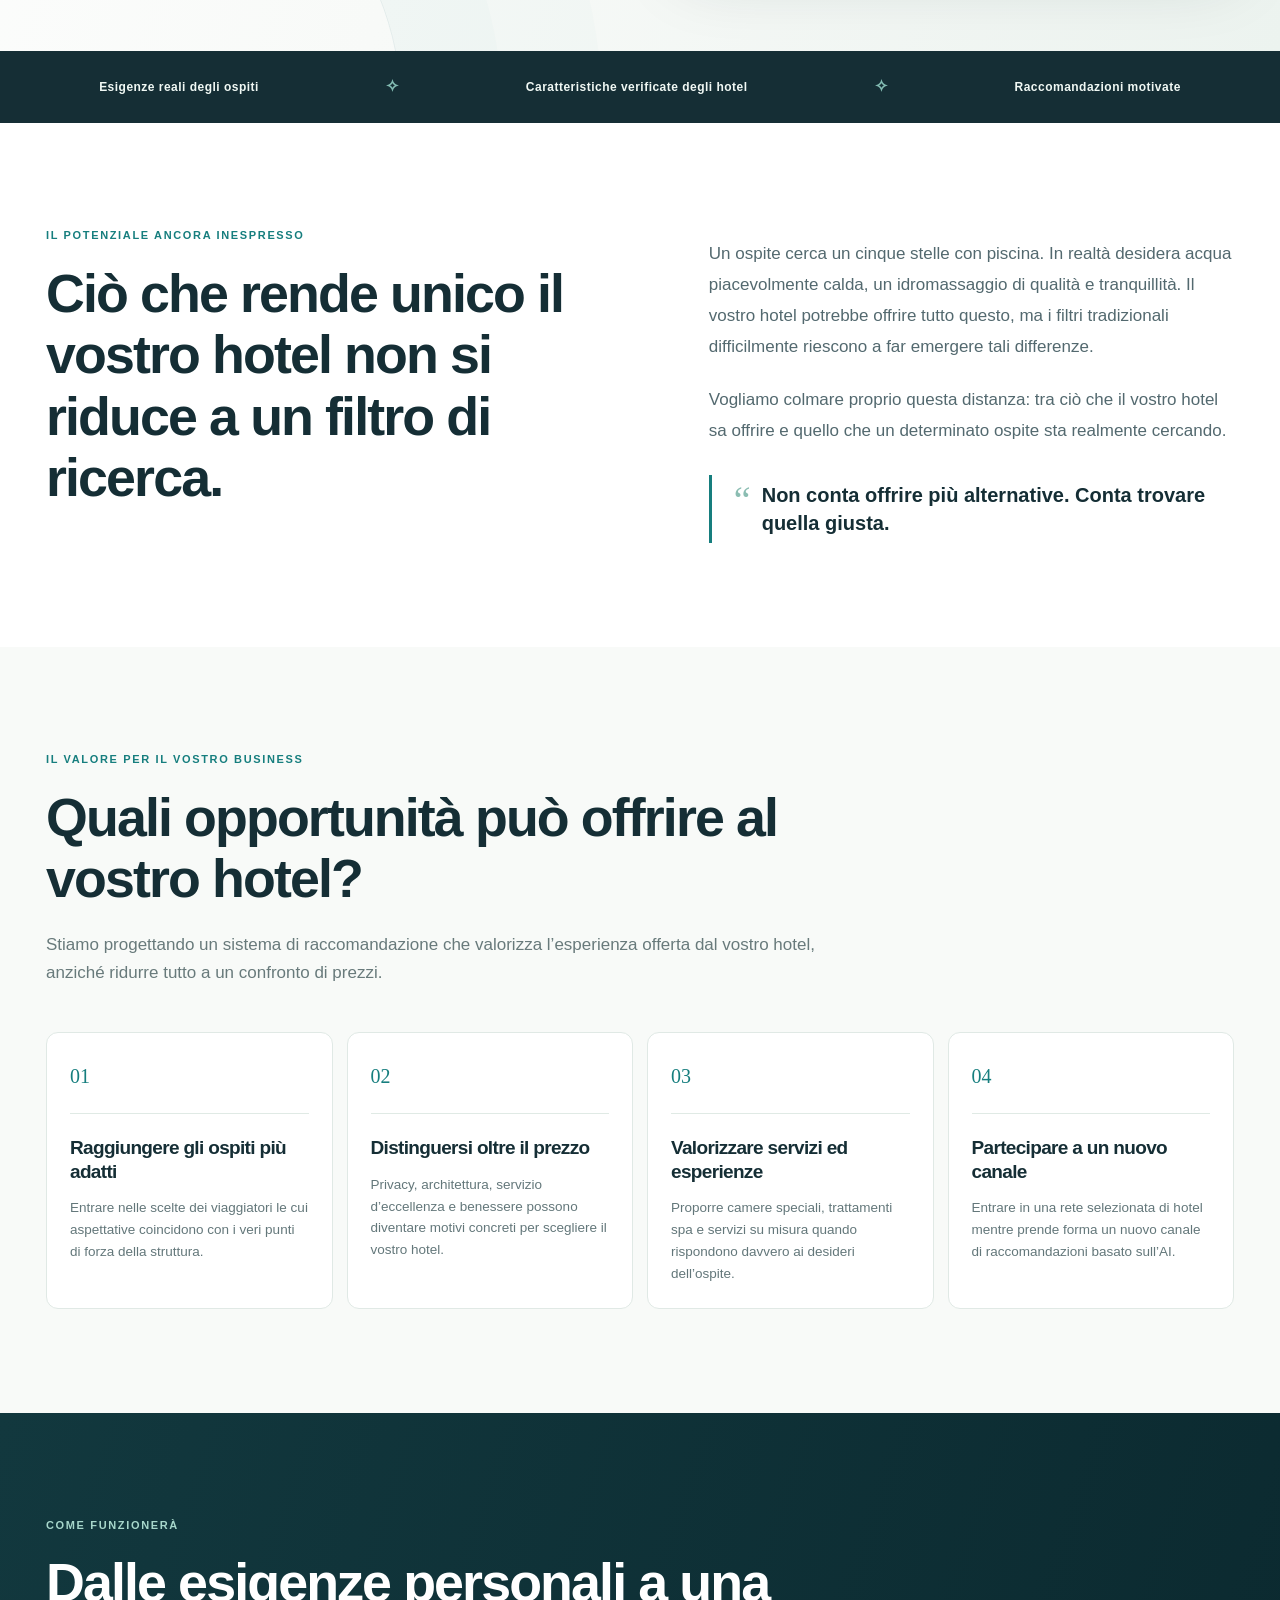
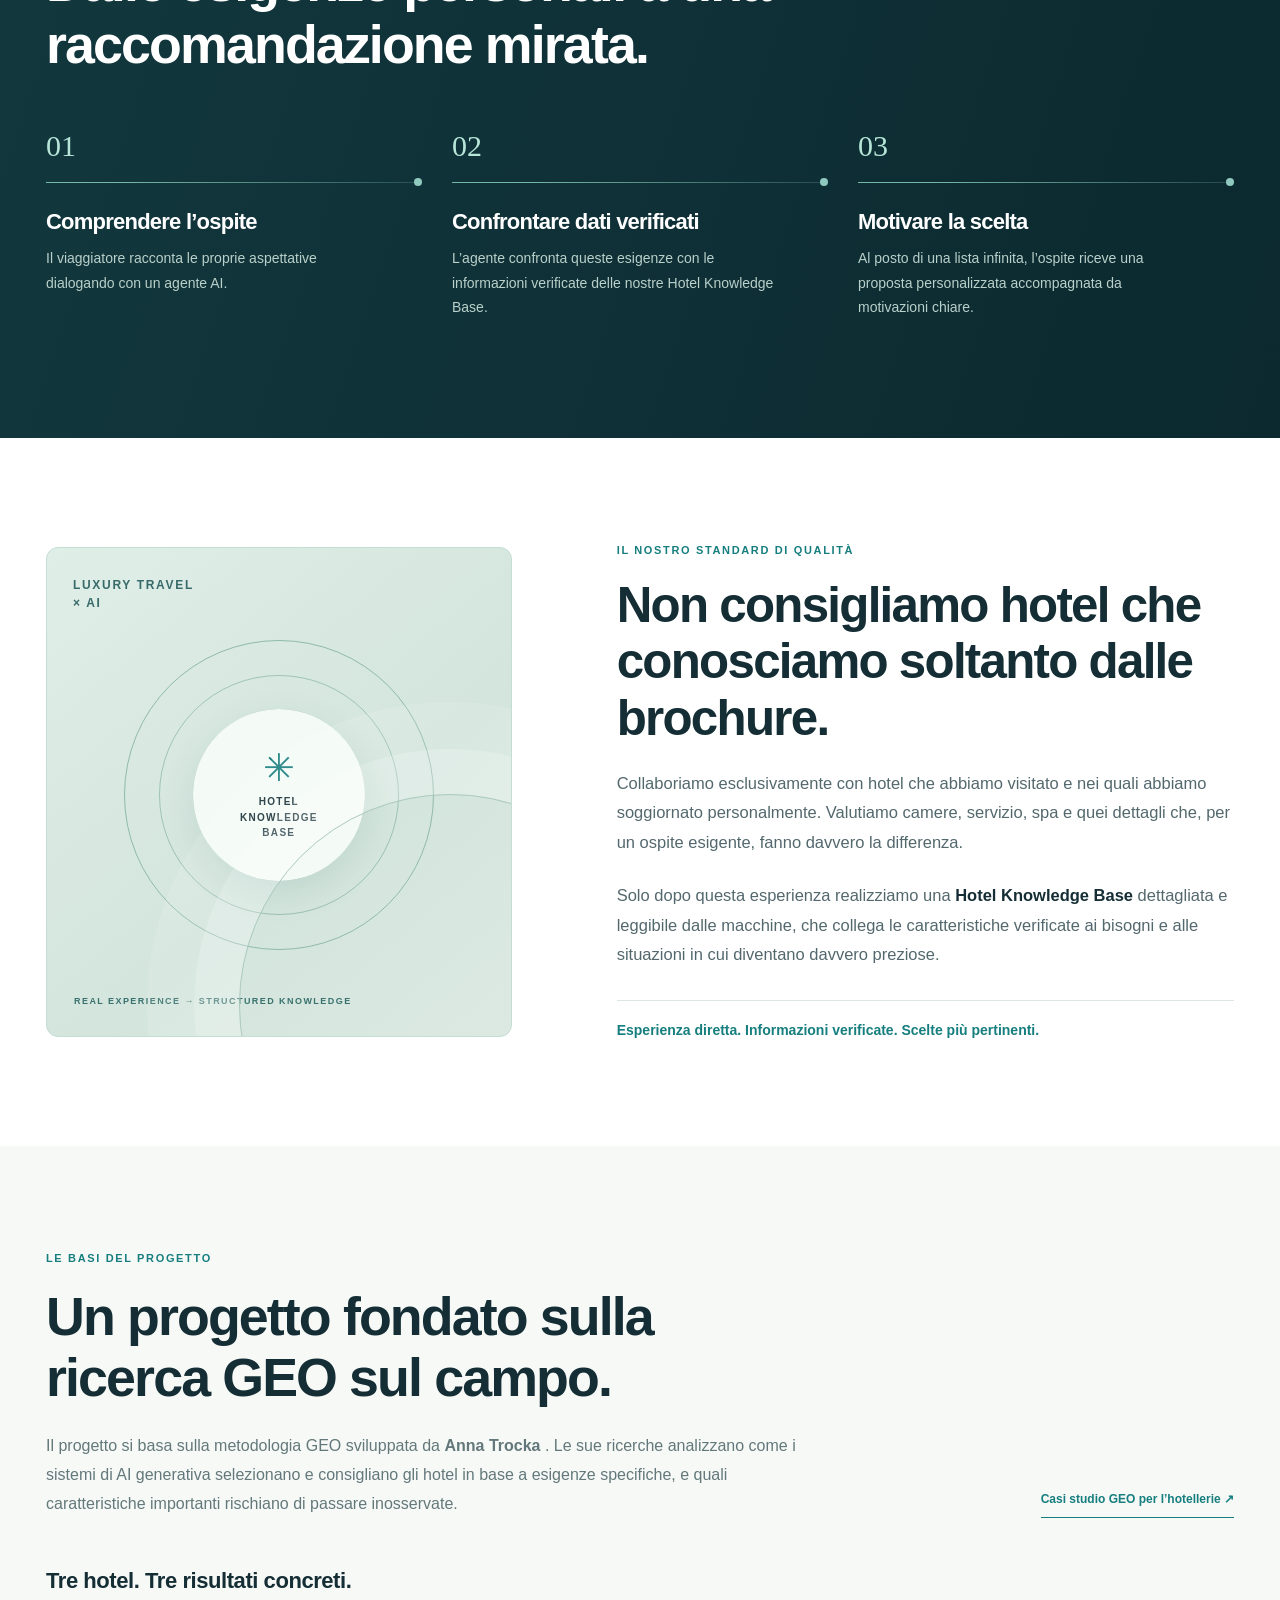
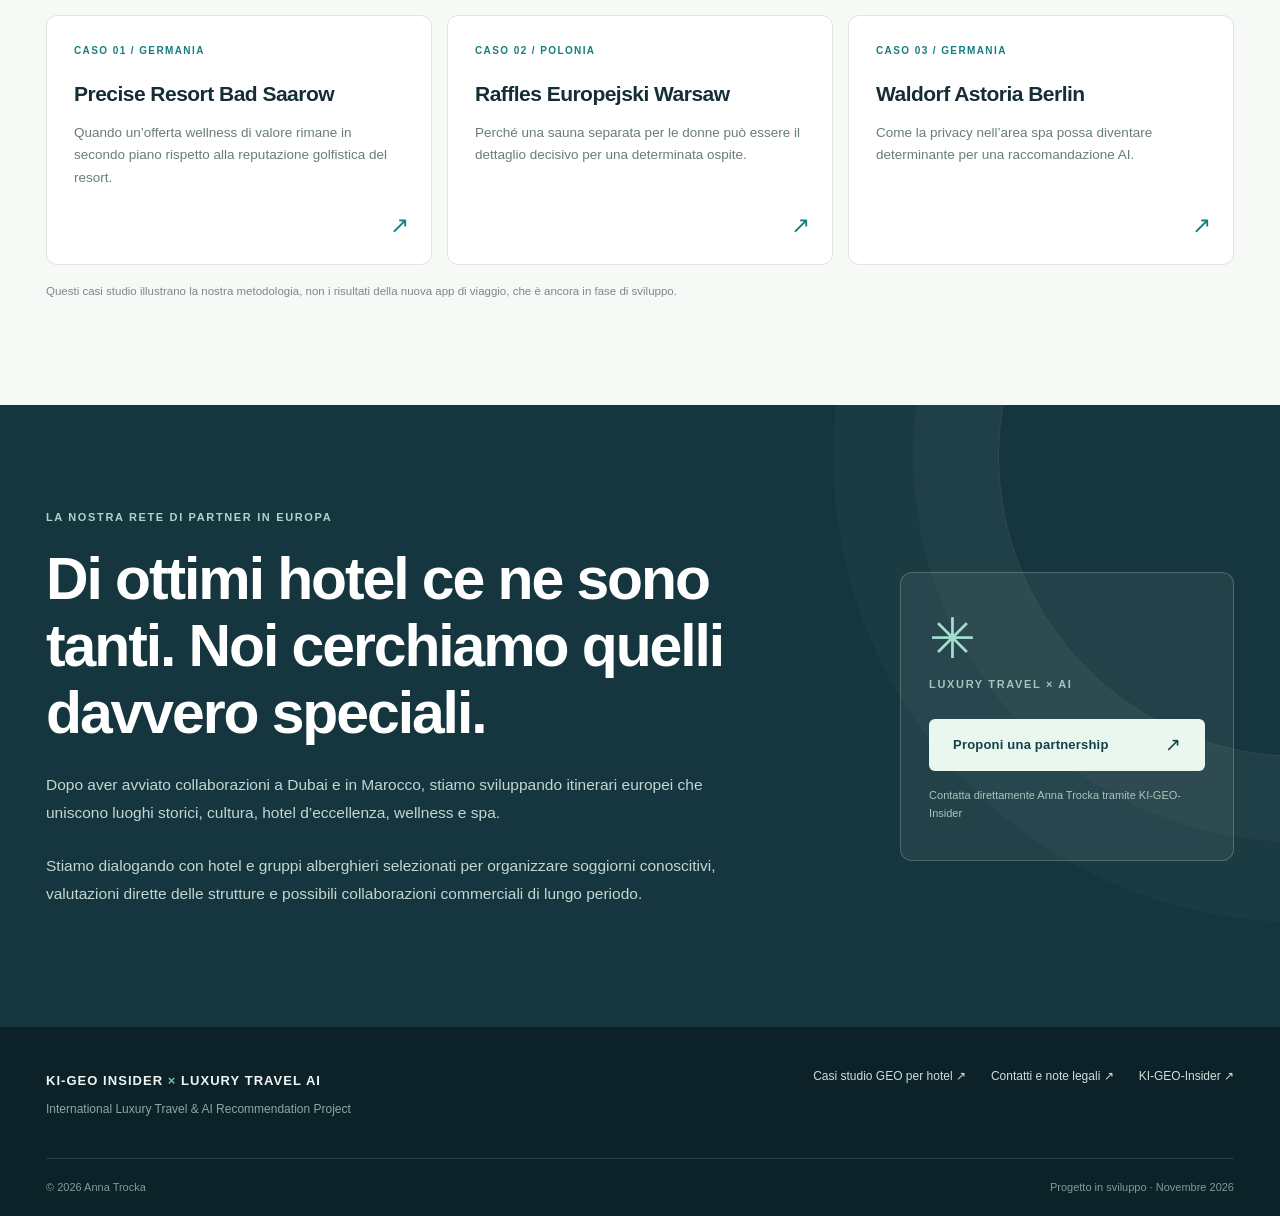
<file: it.html>
<!doctype html>
<html lang="it">
<head>
  <meta charset="utf-8">
  <meta name="viewport" content="width=device-width, initial-scale=1">
  <meta name="robots" content="noindex, nofollow, noarchive, nosnippet">
  <meta name="googlebot" content="noindex, nofollow, noarchive, nosnippet">
  <meta name="color-scheme" content="light">
  <meta name="theme-color" content="#16343c">
  <meta name="description" content="Un nuovo approccio alle raccomandazioni di hotel luxury, basato su agenti AI e conoscenze verificate di persona. Cerchiamo partner alberghieri selezionati.">
  <meta property="og:type" content="website">
  <meta property="og:title" content="Luxury Travel × AI | Un nuovo modo di valorizzare gli hotel presso gli ospiti giusti">
  <meta property="og:description" content="Un nuovo approccio alle raccomandazioni di hotel luxury, basato su agenti AI e conoscenze verificate di persona. Cerchiamo partner alberghieri selezionati.">
  <title>Luxury Travel × AI | Un nuovo modo di valorizzare gli hotel presso gli ospiti giusti</title>
  <meta property="og:image" content="https://annatrocka306.github.io/Luxury-Travel-AI/assets/luxury-ai-concierge.jpg">
  <meta property="og:image:alt" content="Un concierge AI presenta a una coppia diverse opzioni di hotel di lusso e ne illustra le caratteristiche distintive.">
  <link rel="preload" href="./assets/luxury-ai-concierge.avif" as="image" type="image/avif">
  <link rel="stylesheet" href="./styles.css">
  <script src="./script.js" defer></script>
</head>
<body>
  <a href="#main" class="skip-link">Vai al contenuto</a>
  <header class="site-header" id="top">
    <div class="container header-inner">
      <a class="brand" href="#top" aria-label="Luxury Travel AI — Pagina iniziale">
        <span class="brand-mark" aria-hidden="true"><span></span><span></span><span></span><span></span></span>
        <span class="brand-wordmark"><strong>KI-GEO INSIDER</strong><small>LUXURY TRAVEL <b>×</b> AI</small></span>
      </a>
      <nav class="desktop-nav" aria-label="Navigazione principale">
        <a href="#chance">L’opportunità</a>
        <a href="#approach">Il progetto</a>
        <a href="#standard">Il nostro metodo</a>
        <a href="#cases">Casi studio</a>
      </nav>
      <div class="header-actions">
        <div class="lang-switch" aria-label="Seleziona lingua"><a href="./index.html" lang="de" hreflang="de">DE</a><span aria-hidden="true"></span><a href="./ru.html" lang="ru" hreflang="ru">RU</a><span aria-hidden="true"></span><a href="./en.html" lang="en" hreflang="en">EN</a><span aria-hidden="true"></span><a href="./it.html" lang="it" hreflang="it" aria-current="page">IT</a></div>
        <a class="btn btn-small btn-primary header-cta" href="https://ki-geo-insider.blogspot.com/p/geo-beratung-fur-hotels-unternehmen.html" target="_blank" rel="noopener noreferrer">Parliamo di partnership <span aria-hidden="true">↗</span></a>
        <button class="menu-toggle" type="button" aria-label="Apri il menu" aria-controls="mobile-menu" aria-expanded="false"><span></span><span></span></button>
      </div>
    </div>
    <nav id="mobile-menu" class="mobile-nav" hidden>
      <a href="#chance">L’opportunità</a><a href="#approach">Il progetto</a><a href="#standard">Il nostro metodo</a><a href="#cases">Casi studio</a><a href="#partnership">Partnership</a>
    </nav>
  </header>

  <main id="main">
    <section class="hero" aria-labelledby="hero-title">
      <div class="container hero-banner">
        <picture>
          <source srcset="./assets/luxury-ai-concierge.avif" type="image/avif">
          <img src="./assets/luxury-ai-concierge.jpg" width="1600" height="900" alt="Un concierge AI presenta a una coppia diverse opzioni di hotel di lusso e ne illustra le caratteristiche distintive." decoding="async" fetchpriority="high">
        </picture>
      </div>
      <div class="container hero-grid">
        <div class="hero-copy">
          <div class="eyebrow"><span class="dot"></span>PROGETTO TURISTICO INTERNAZIONALE · RACCOMANDAZIONI BASATE SULL’AI</div>
          <h1 id="hero-title">Il vostro hotel potrebbe essere proprio<br><em>quello che un ospite cerca.</em><br>Ma riuscirà a scoprirlo?</h1>
          <p class="hero-lead">Stiamo sviluppando una nuova app di viaggio per il segmento premium e luxury. Grazie ad agenti AI, gli hotel saranno consigliati in base alle esigenze e ai desideri reali di ciascun viaggiatore, non a una semplice lista di filtri.</p>
          <div class="hero-actions">
            <a class="btn btn-primary" href="https://ki-geo-insider.blogspot.com/p/geo-beratung-fur-hotels-unternehmen.html" target="_blank" rel="noopener noreferrer">Parliamo di partnership <span aria-hidden="true">↗</span></a>
            <a class="btn btn-ghost" href="#cases">Scopri i nostri casi studio GEO <span aria-hidden="true">↓</span></a>
          </div>
          <div class="world-status">
            <span class="status-kicker">INTERNATIONAL</span>
            <div class="world-items">
              <div class="world-item"><span class="world-pin"></span><div><strong>Dubai e Marocco</strong><small>Partner già presenti</small></div></div>
              <div class="world-divider"></div>
              <div class="world-item"><span class="world-pin ring"></span><div><strong>Europa</strong><small>Rete di partner in sviluppo</small></div></div>
            </div>
          </div>
        </div>
        <div class="hero-visual" aria-label="Illustrazione del futuro sistema di raccomandazioni">
          <div class="hero-visual-glow"></div>
          <div class="visual-topline"><span class="serial">LT / AI — 001</span><span class="stage"><i></i>PROGETTO IN SVILUPPO</span></div>
          <div class="visual-content">
            <p class="visual-eyebrow">COME POTREBBE NASCERE UNA RACCOMANDAZIONE PERSONALIZZATA</p>
            <div class="guest-prompt"><span class="prompt-icon" aria-hidden="true">✳</span><div><span class="prompt-title">LE PREFERENZE DEL VIAGGIATORE</span><p>«Cerco una dimora storica con interni autentici e una spa dove la riservatezza sia davvero garantita.»</p></div></div>
            <div class="visual-connector"><span></span><b>AI</b><span></span></div>
            <div class="match-grid">
              <div class="match-box"><span class="match-title">Le priorità dell’ospite</span><p><i>✓</i>Atmosfera autentica</p><p><i>✓</i>Privacy nell’area benessere</p></div>
              <div class="match-box"><span class="match-title">Caratteristiche verificate</span><p><i>✓</i>Verificate di persona</p><p><i>✓</i>Documentate nella Knowledge Base</p></div>
            </div>
            <p class="result-line"><span>✦</span>Non un hotel qualsiasi. Una scelta motivata.</p>
          </div>
          <p class="visual-foot">Esempio illustrativo: la funzione non è ancora attiva</p>
        </div>
      </div>
    </section>

    <div class="value-strip"><div class="container value-inner"><span>Esigenze reali degli ospiti</span><i aria-hidden="true">✧</i><span>Caratteristiche verificate degli hotel</span><i aria-hidden="true">✧</i><span>Raccomandazioni motivate</span></div></div>

    <section class="section section-problem" id="chance">
      <div class="container problem-grid">
        <div><p class="kicker">IL POTENZIALE ANCORA INESPRESSO</p><h2>Ciò che rende unico il vostro hotel non si riduce a un filtro di ricerca.</h2></div>
        <div class="problem-story"><p>Un ospite cerca un cinque stelle con piscina. In realtà desidera acqua piacevolmente calda, un idromassaggio di qualità e tranquillità. Il vostro hotel potrebbe offrire tutto questo, ma i filtri tradizionali difficilmente riescono a far emergere tali differenze.</p><p>Vogliamo colmare proprio questa distanza: tra ciò che il vostro hotel sa offrire e quello che un determinato ospite sta realmente cercando.</p><div class="pullquote"><span aria-hidden="true">“</span><strong>Non conta offrire più alternative. Conta trovare quella giusta.</strong></div></div>
      </div>
    </section>

    <section class="section section-benefits" id="benefits">
      <div class="container">
        <div class="section-heading"><p class="kicker">IL VALORE PER IL VOSTRO BUSINESS</p><h2>Quali opportunità può offrire al vostro hotel?</h2><p>Stiamo progettando un sistema di raccomandazione che valorizza l’esperienza offerta dal vostro hotel, anziché ridurre tutto a un confronto di prezzi.</p></div>
        <div class="benefit-grid">
          <article class="benefit-card"><span class="benefit-index">01</span><div class="benefit-rule"></div><h3>Raggiungere gli ospiti più adatti</h3><p>Entrare nelle scelte dei viaggiatori le cui aspettative coincidono con i veri punti di forza della struttura.</p></article>
        
          <article class="benefit-card"><span class="benefit-index">02</span><div class="benefit-rule"></div><h3>Distinguersi oltre il prezzo</h3><p>Privacy, architettura, servizio d’eccellenza e benessere possono diventare motivi concreti per scegliere il vostro hotel.</p></article>
        
          <article class="benefit-card"><span class="benefit-index">03</span><div class="benefit-rule"></div><h3>Valorizzare servizi ed esperienze</h3><p>Proporre camere speciali, trattamenti spa e servizi su misura quando rispondono davvero ai desideri dell’ospite.</p></article>
        
          <article class="benefit-card"><span class="benefit-index">04</span><div class="benefit-rule"></div><h3>Partecipare a un nuovo canale</h3><p>Entrare in una rete selezionata di hotel mentre prende forma un nuovo canale di raccomandazioni basato sull’AI.</p></article>
        </div>
      </div>
    </section>

    <section class="section section-flow" id="approach">
      <div class="container"><p class="kicker kicker-light">COME FUNZIONERÀ</p><h2>Dalle esigenze personali a una raccomandazione mirata.</h2>
        <div class="flow-grid">
          <div class="flow-item"><span class="flow-num">01</span><div class="flow-line"></div><h3>Comprendere l’ospite</h3><p>Il viaggiatore racconta le proprie aspettative dialogando con un agente AI.</p></div>
        
          <div class="flow-item"><span class="flow-num">02</span><div class="flow-line"></div><h3>Confrontare dati verificati</h3><p>L’agente confronta queste esigenze con le informazioni verificate delle nostre Hotel Knowledge Base.</p></div>
        
          <div class="flow-item"><span class="flow-num">03</span><div class="flow-line"></div><h3>Motivare la scelta</h3><p>Al posto di una lista infinita, l’ospite riceve una proposta personalizzata accompagnata da motivazioni chiare.</p></div>
        </div>
      </div>
    </section>

    <section class="section section-standard" id="standard">
      <div class="container standard-grid">
        <div class="standard-art"><span class="standard-corner">LUXURY TRAVEL<br>× AI</span><div class="standard-orbit"><div class="orbit-center"><span class="orbit-icon">✳</span><small>HOTEL<br>KNOWLEDGE<br>BASE</small></div></div><span class="standard-vertical">REAL EXPERIENCE → STRUCTURED KNOWLEDGE</span></div>
        <div class="standard-copy"><p class="kicker">IL NOSTRO STANDARD DI QUALITÀ</p><h2>Non consigliamo hotel che conosciamo soltanto dalle brochure.</h2><p>Collaboriamo esclusivamente con hotel che abbiamo visitato e nei quali abbiamo soggiornato personalmente. Valutiamo camere, servizio, spa e quei dettagli che, per un ospite esigente, fanno davvero la differenza.</p><p>Solo dopo questa esperienza realizziamo una <strong>Hotel Knowledge Base</strong> dettagliata e leggibile dalle macchine, che collega le caratteristiche verificate ai bisogni e alle situazioni in cui diventano davvero preziose.</p><div class="standard-signature">Esperienza diretta. Informazioni verificate. Scelte più pertinenti.</div></div>
      </div>
    </section>

    <section class="section section-cases" id="cases">
      <div class="container"><div class="cases-heading"><div><p class="kicker">LE BASI DEL PROGETTO</p><h2>Un progetto fondato sulla ricerca GEO sul campo.</h2><p>Il progetto si basa sulla metodologia GEO sviluppata da <strong>Anna Trocka</strong> . Le sue ricerche analizzano come i sistemi di AI generativa selezionano e consigliano gli hotel in base a esigenze specifiche, e quali caratteristiche importanti rischiano di passare inosservate.</p></div><a class="text-link" href="https://ki-geo-insider.blogspot.com/search/label/Hospitality%20GEO" target="_blank" rel="noopener noreferrer">Casi studio GEO per l’hotellerie <span aria-hidden="true">↗</span></a></div>
        <h3 class="cases-subtitle">Tre hotel. Tre risultati concreti.</h3><div class="case-grid">
          <a class="case-card" href="https://ki-geo-insider.blogspot.com/search/label/Hospitality%20GEO" target="_blank" rel="noopener noreferrer"><span class="case-overline">CASO 01 / GERMANIA</span><strong>Precise Resort Bad Saarow</strong><p>Quando un’offerta wellness di valore rimane in secondo piano rispetto alla reputazione golfistica del resort.</p><span class="case-arrow" aria-label="Leggi il caso studio su KI-GEO-Insider">↗</span></a>
        
          <a class="case-card" href="https://ki-geo-insider.blogspot.com/2026/09/geo-fur-hotels-warum-vorhandenes-wissen.html" target="_blank" rel="noopener noreferrer"><span class="case-overline">CASO 02 / POLONIA</span><strong>Raffles Europejski Warsaw</strong><p>Perché una sauna separata per le donne può essere il dettaglio decisivo per una determinata ospite.</p><span class="case-arrow" aria-label="Leggi il caso studio su KI-GEO-Insider">↗</span></a>
        
          <a class="case-card" href="https://ki-geo-insider.blogspot.com/2026/09/was-ein-zehn-jahre-alter-gastebeitrag.html" target="_blank" rel="noopener noreferrer"><span class="case-overline">CASO 03 / GERMANIA</span><strong>Waldorf Astoria Berlin</strong><p>Come la privacy nell’area spa possa diventare determinante per una raccomandazione AI.</p><span class="case-arrow" aria-label="Leggi il caso studio su KI-GEO-Insider">↗</span></a>
        </div><p class="case-note">Questi casi studio illustrano la nostra metodologia, non i risultati della nuova app di viaggio, che è ancora in fase di sviluppo.</p>
      </div>
    </section>

    <section class="section section-cta" id="partnership"><div class="container cta-grid"><div><p class="kicker kicker-light">LA NOSTRA RETE DI PARTNER IN EUROPA</p><h2>Di ottimi hotel ce ne sono tanti. Noi cerchiamo quelli davvero speciali.</h2><p>Dopo aver avviato collaborazioni a Dubai e in Marocco, stiamo sviluppando itinerari europei che uniscono luoghi storici, cultura, hotel d’eccellenza, wellness e spa.</p><p>Stiamo dialogando con hotel e gruppi alberghieri selezionati per organizzare soggiorni conoscitivi, valutazioni dirette delle strutture e possibili collaborazioni commerciali di lungo periodo.</p></div><div class="cta-panel"><span class="cta-panel-mark" aria-hidden="true">✳</span><p class="cta-panel-eyebrow">LUXURY TRAVEL × AI</p><a class="btn btn-white" href="https://ki-geo-insider.blogspot.com/p/geo-beratung-fur-hotels-unternehmen.html" target="_blank" rel="noopener noreferrer">Proponi una partnership <span aria-hidden="true">↗</span></a><small>Contatta direttamente Anna Trocka tramite KI-GEO-Insider</small></div></div></section>
  </main>

  <footer class="footer"><div class="container footer-top"><div><strong>KI-GEO INSIDER <span>×</span> LUXURY TRAVEL AI</strong><p>International Luxury Travel & AI Recommendation Project</p></div><div class="footer-links"><a href="https://ki-geo-insider.blogspot.com/search/label/Hospitality%20GEO" target="_blank" rel="noopener noreferrer">Casi studio GEO per hotel ↗</a><a href="https://ki-geo-insider.blogspot.com/p/geo-beratung-fur-hotels-unternehmen.html" target="_blank" rel="noopener noreferrer">Contatti e note legali ↗</a><a href="https://ki-geo-insider.blogspot.com/" target="_blank" rel="noopener noreferrer">KI-GEO-Insider ↗</a></div></div><div class="container footer-bottom"><span>© 2026 Anna Trocka</span><span>Progetto in sviluppo · Novembre 2026</span></div></footer>
</body></html>
</file>
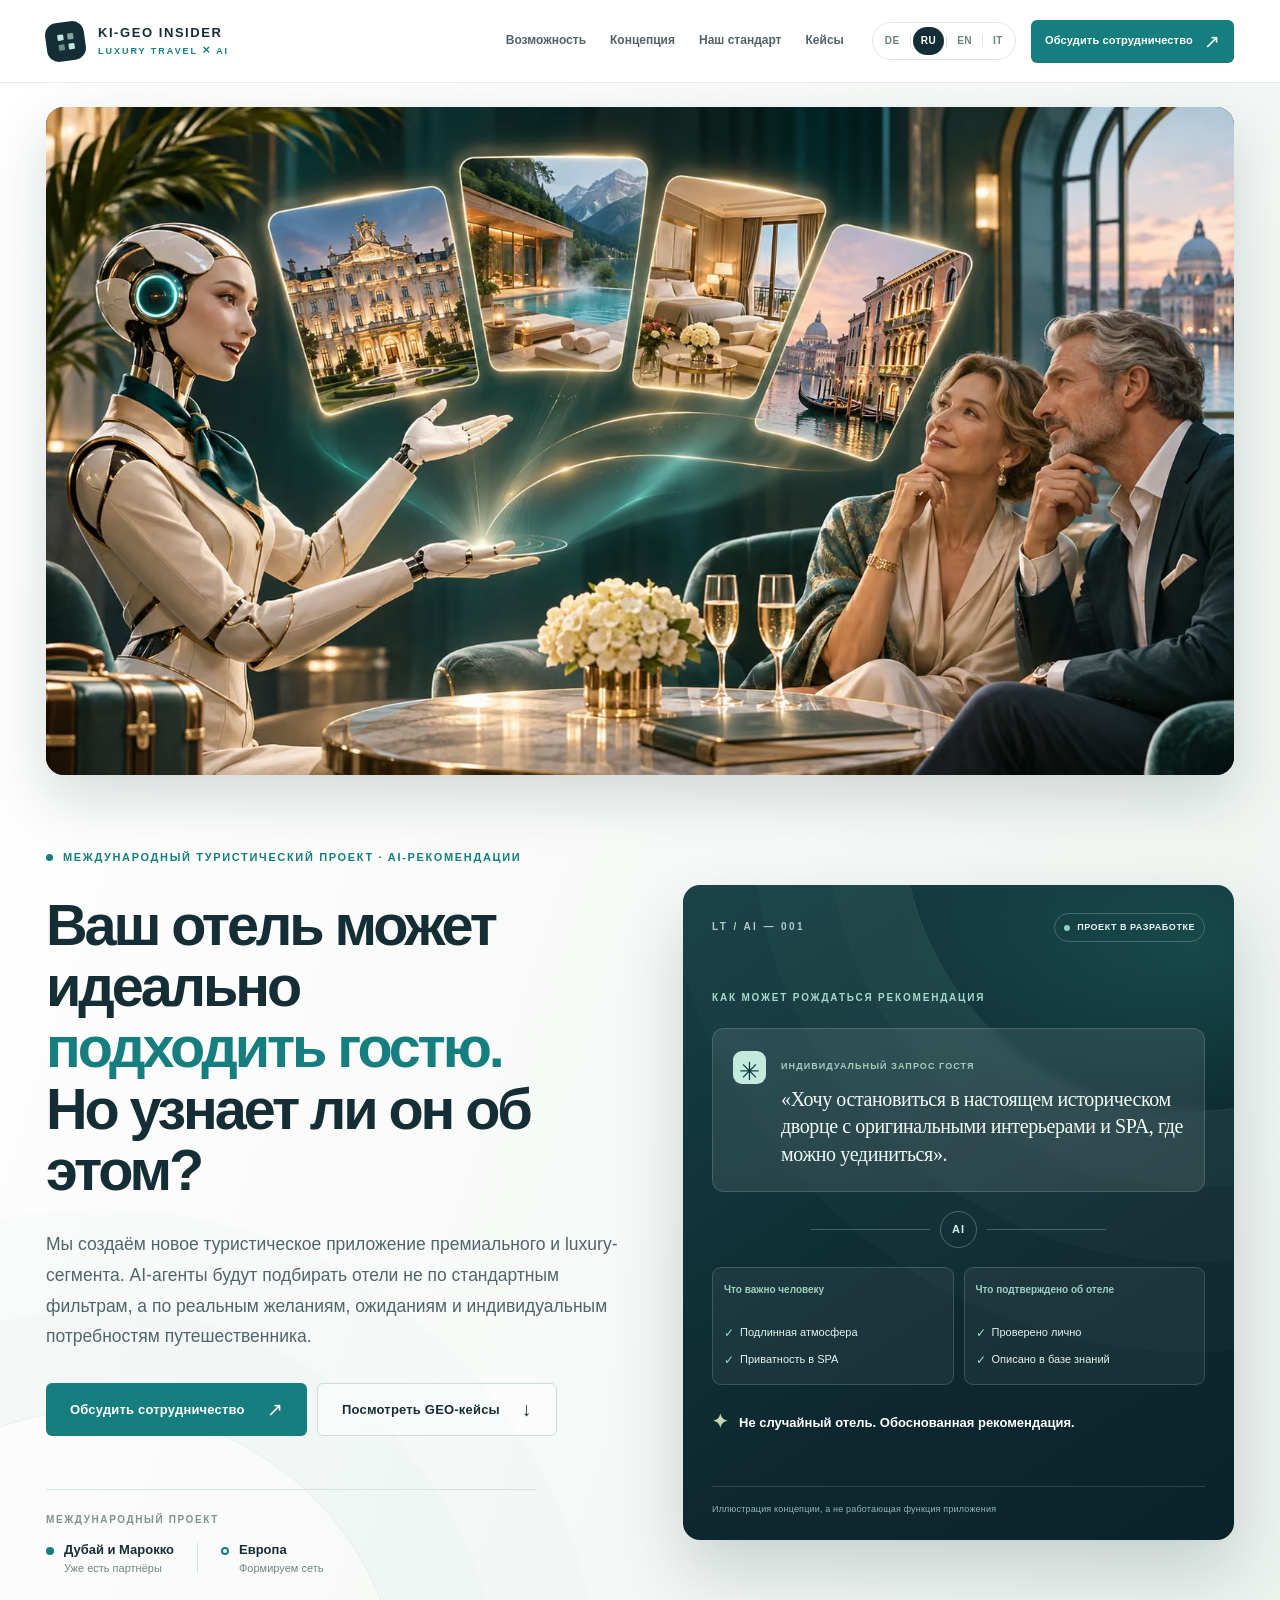
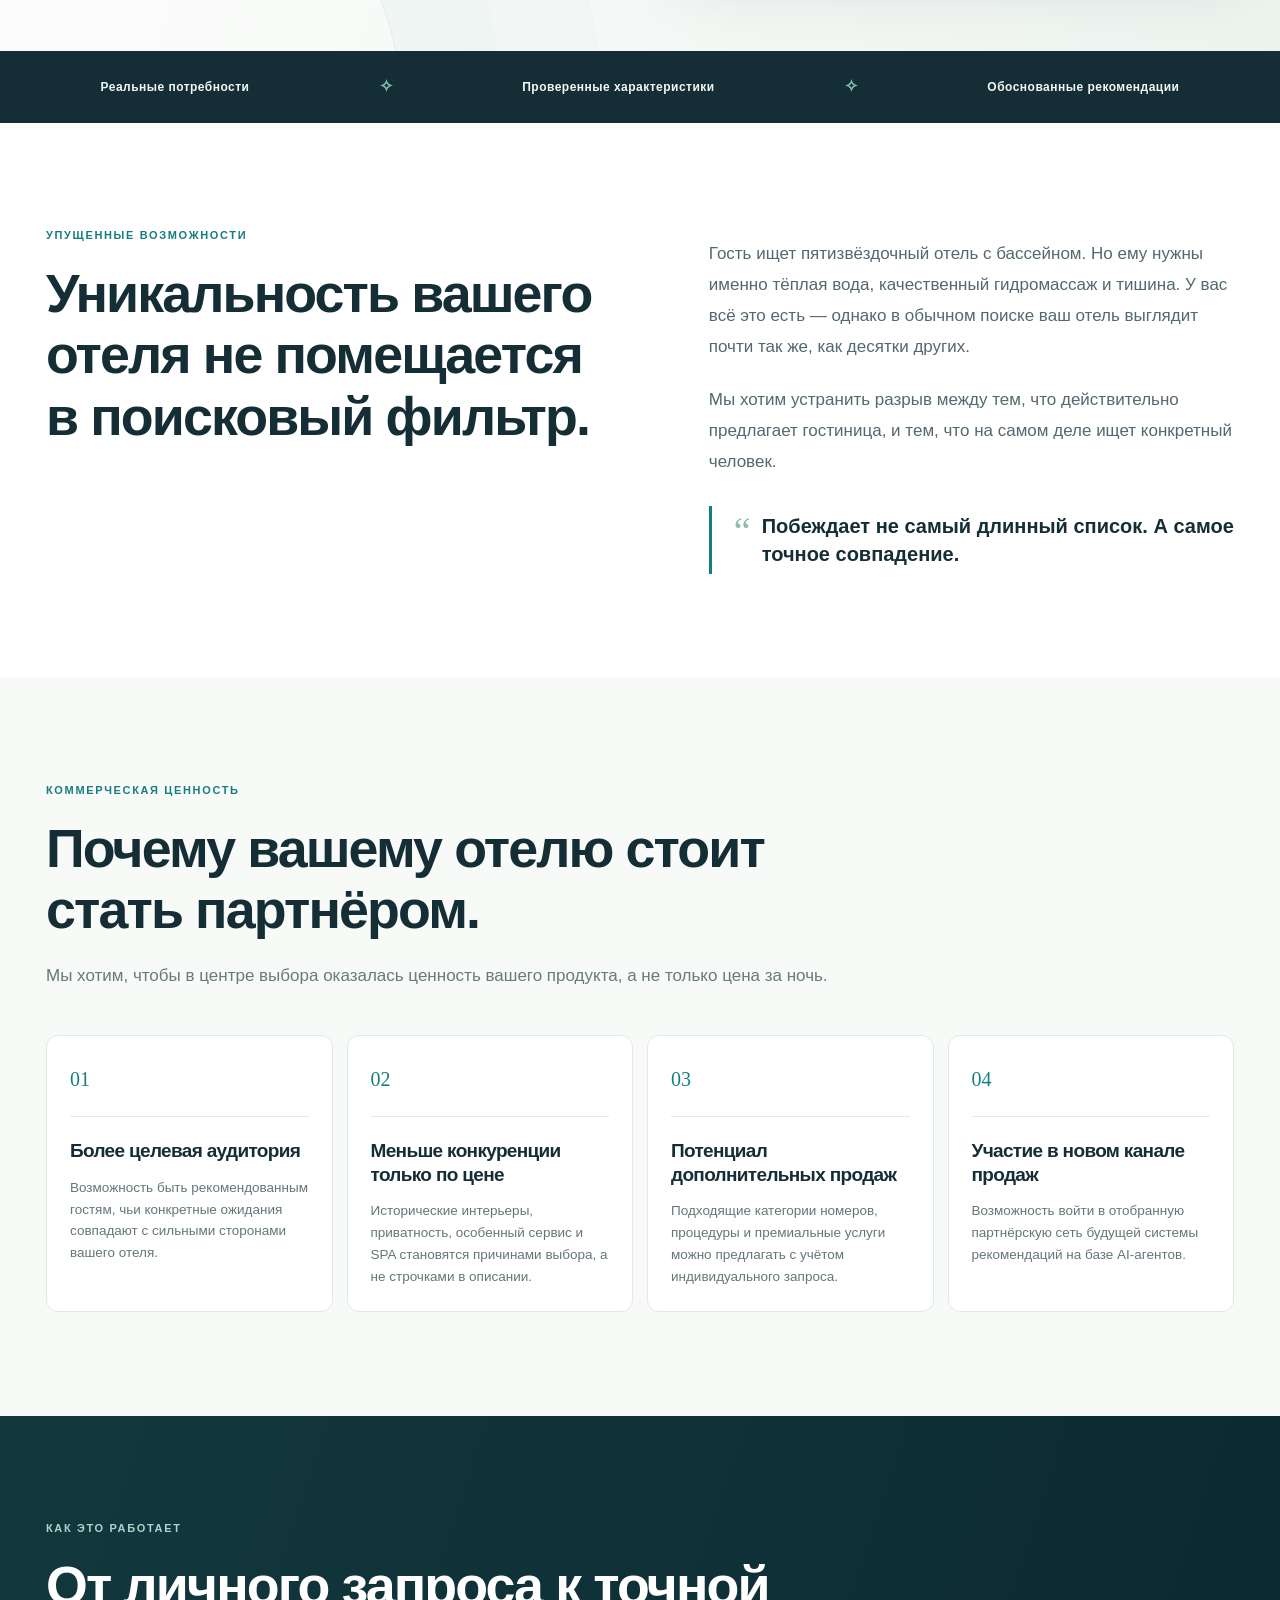
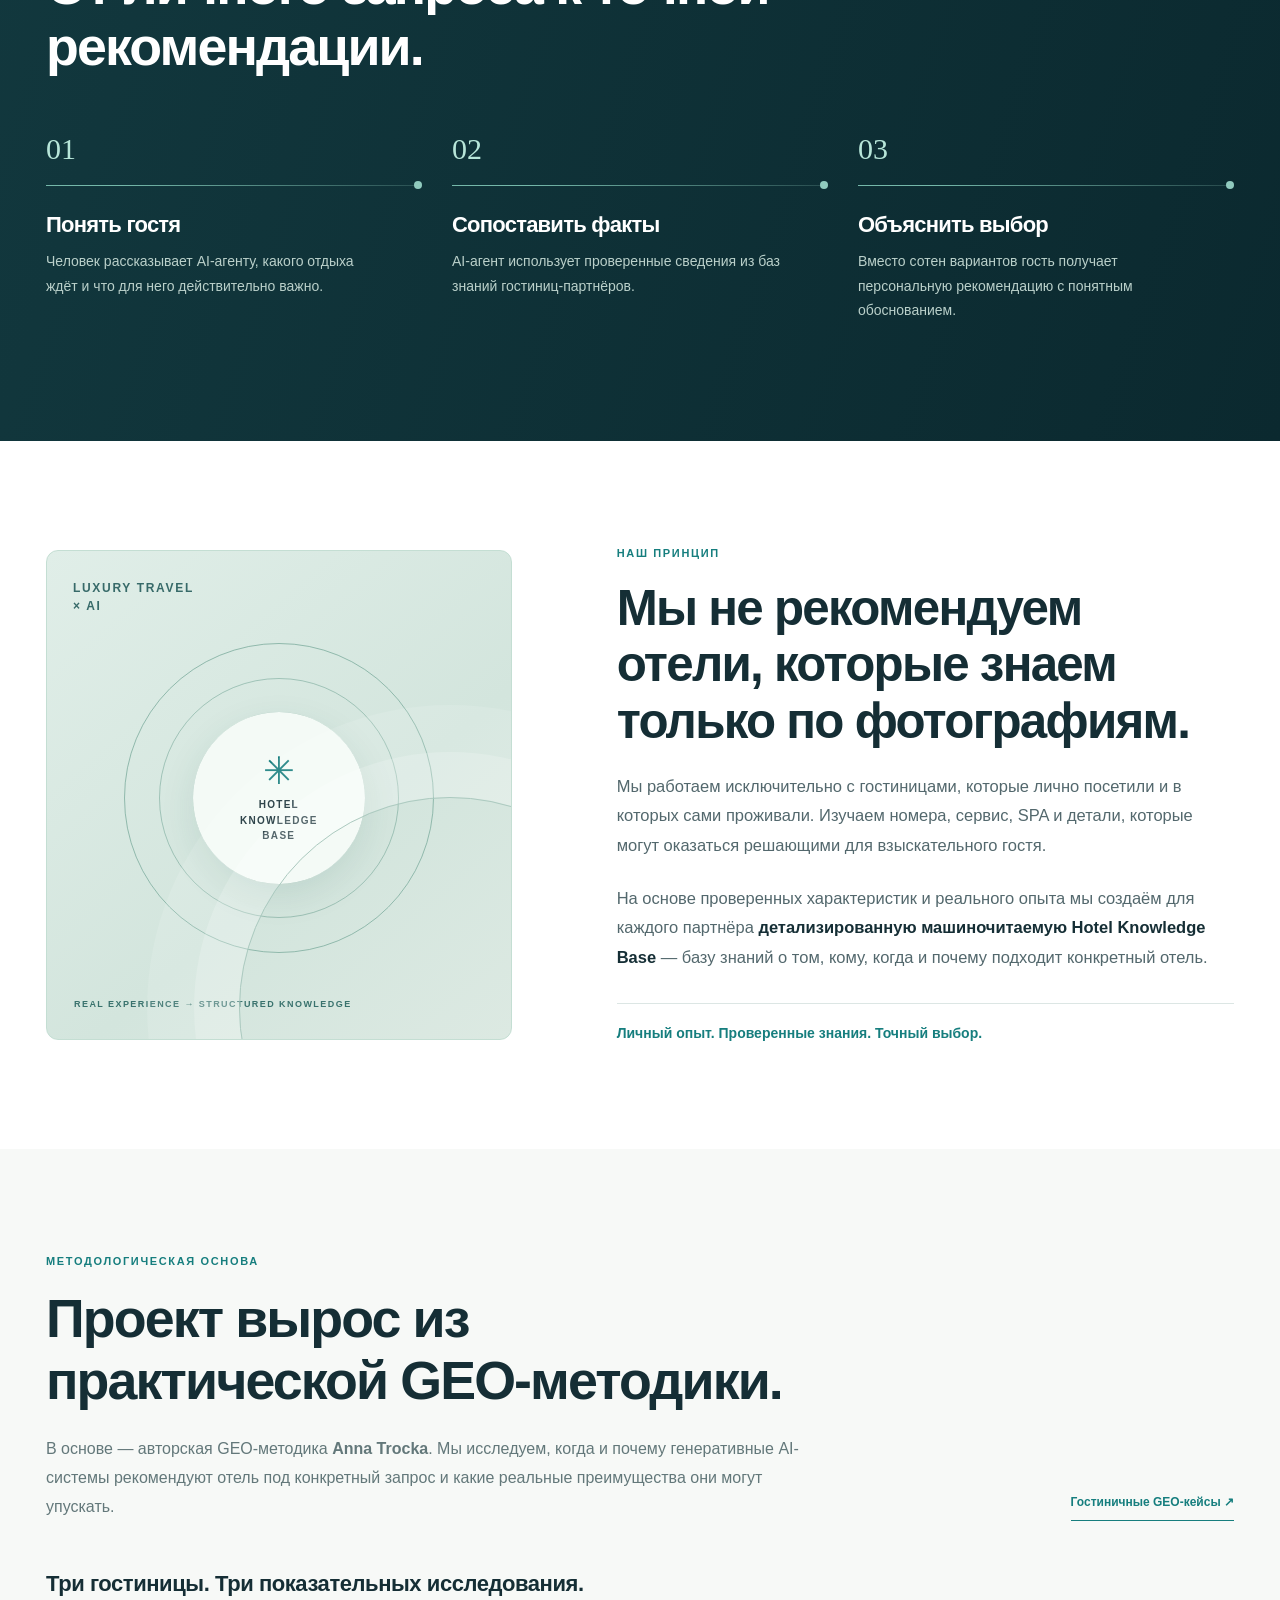
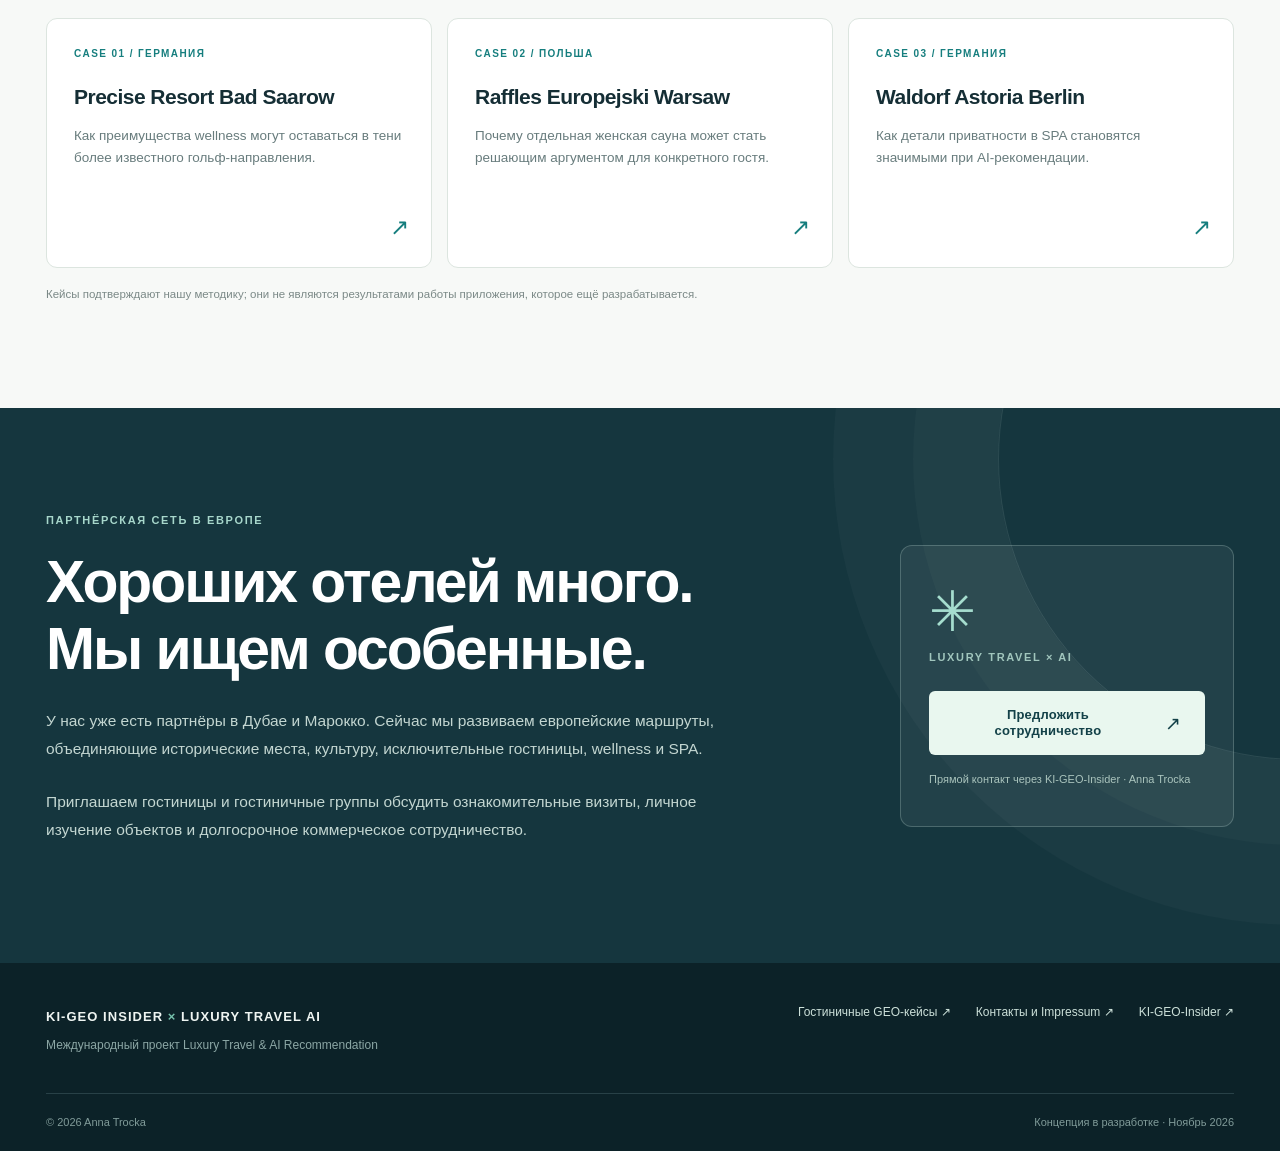
<file: ru.html>
<!doctype html>
<html lang="ru">
<head>
  <meta charset="utf-8">
  <meta name="viewport" content="width=device-width, initial-scale=1">
  <meta name="robots" content="noindex, nofollow, noarchive, nosnippet">
  <meta name="googlebot" content="noindex, nofollow, noarchive, nosnippet">
  <meta name="color-scheme" content="light">
  <meta name="theme-color" content="#16343c">
  <meta name="description" content="Международное туристическое приложение на базе AI-агентов. Ищем партнёров среди лично проверенных отелей премиального и люксового сегмента.">
  <meta property="og:type" content="website">
  <meta property="og:title" content="Luxury Travel × AI | Партнёрство с отелями для персональных AI-рекомендаций">
  <meta property="og:description" content="Международное туристическое приложение на базе AI-агентов. Ищем партнёров среди лично проверенных отелей премиального и люксового сегмента.">
  <title>Luxury Travel × AI | Партнёрство с отелями для персональных AI-рекомендаций</title>
  <meta property="og:image" content="https://annatrocka306.github.io/Luxury-Travel-AI/assets/luxury-ai-concierge.jpg">
  <meta property="og:image:alt" content="ИИ-консьерж показывает паре варианты роскошных отелей и помогает сравнить их особенности.">
  <link rel="preload" href="./assets/luxury-ai-concierge.avif" as="image" type="image/avif">
  <link rel="stylesheet" href="./styles.css">
  <script src="./script.js" defer></script>
</head>
<body>
  <a href="#main" class="skip-link">К содержанию</a>
  <header class="site-header" id="top">
    <div class="container header-inner">
      <a class="brand" href="#top" aria-label="Luxury Travel AI – Start">
        <span class="brand-mark" aria-hidden="true"><span></span><span></span><span></span><span></span></span>
        <span class="brand-wordmark"><strong>KI-GEO INSIDER</strong><small>LUXURY TRAVEL <b>×</b> AI</small></span>
      </a>
      <nav class="desktop-nav" aria-label="Основная навигация">
        <a href="#chance">Возможность</a>
        <a href="#approach">Концепция</a>
        <a href="#standard">Наш стандарт</a>
        <a href="#cases">Кейсы</a>
      </nav>
      <div class="header-actions">
        <div class="lang-switch" aria-label="Выбрать язык"><a href="./index.html" lang="de" hreflang="de">DE</a><span aria-hidden="true"></span><a href="./ru.html" lang="ru" hreflang="ru" aria-current="page">RU</a><span aria-hidden="true"></span><a href="./en.html" lang="en" hreflang="en">EN</a><span aria-hidden="true"></span><a href="./it.html" lang="it" hreflang="it">IT</a></div>
        <a class="btn btn-small btn-primary header-cta" href="https://ki-geo-insider.blogspot.com/p/geo-beratung-fur-hotels-unternehmen.html" target="_blank" rel="noopener noreferrer">Обсудить сотрудничество <span aria-hidden="true">↗</span></a>
        <button class="menu-toggle" type="button" aria-label="Открыть меню" aria-controls="mobile-menu" aria-expanded="false"><span></span><span></span></button>
      </div>
    </div>
    <nav id="mobile-menu" class="mobile-nav" hidden>
      <a href="#chance">Возможность</a><a href="#approach">Концепция</a><a href="#standard">Наш стандарт</a><a href="#cases">Кейсы</a><a href="#partnership">Партнёрство</a>
    </nav>
  </header>

  <main id="main">
    <section class="hero" aria-labelledby="hero-title">
      <div class="container hero-banner">
        <picture>
          <source srcset="./assets/luxury-ai-concierge.avif" type="image/avif">
          <img src="./assets/luxury-ai-concierge.jpg" width="1600" height="900" alt="ИИ-консьерж показывает паре варианты роскошных отелей и помогает сравнить их особенности." decoding="async" fetchpriority="high">
        </picture>
      </div>
      <div class="container hero-grid">
        <div class="hero-copy">
          <div class="eyebrow"><span class="dot"></span>МЕЖДУНАРОДНЫЙ ТУРИСТИЧЕСКИЙ ПРОЕКТ · AI-РЕКОМЕНДАЦИИ</div>
          <h1 id="hero-title">Ваш отель может идеально<br><em>подходить гостю.</em><br>Но узнает ли он об этом?</h1>
          <p class="hero-lead">Мы создаём новое туристическое приложение премиального и luxury-сегмента. AI-агенты будут подбирать отели не по стандартным фильтрам, а по реальным желаниям, ожиданиям и индивидуальным потребностям путешественника.</p>
          <div class="hero-actions">
            <a class="btn btn-primary" href="https://ki-geo-insider.blogspot.com/p/geo-beratung-fur-hotels-unternehmen.html" target="_blank" rel="noopener noreferrer">Обсудить сотрудничество <span aria-hidden="true">↗</span></a>
            <a class="btn btn-ghost" href="#cases">Посмотреть GEO-кейсы <span aria-hidden="true">↓</span></a>
          </div>
          <div class="world-status">
            <span class="status-kicker">МЕЖДУНАРОДНЫЙ ПРОЕКТ</span>
            <div class="world-items">
              <div class="world-item"><span class="world-pin"></span><div><strong>Дубай и Марокко</strong><small>Уже есть партнёры</small></div></div>
              <div class="world-divider"></div>
              <div class="world-item"><span class="world-pin ring"></span><div><strong>Европа</strong><small>Формируем сеть</small></div></div>
            </div>
          </div>
        </div>
        <div class="hero-visual" aria-label="Визуализация принципа будущих рекомендаций">
          <div class="hero-visual-glow"></div>
          <div class="visual-topline"><span class="serial">LT / AI — 001</span><span class="stage"><i></i>ПРОЕКТ В РАЗРАБОТКЕ</span></div>
          <div class="visual-content">
            <p class="visual-eyebrow">КАК МОЖЕТ РОЖДАТЬСЯ РЕКОМЕНДАЦИЯ</p>
            <div class="guest-prompt"><span class="prompt-icon" aria-hidden="true">✳</span><div><span class="prompt-title">ИНДИВИДУАЛЬНЫЙ ЗАПРОС ГОСТЯ</span><p>«Хочу остановиться в настоящем историческом дворце с оригинальными интерьерами и SPA, где можно уединиться».</p></div></div>
            <div class="visual-connector"><span></span><b>AI</b><span></span></div>
            <div class="match-grid">
              <div class="match-box"><span class="match-title">Что важно человеку</span><p><i>✓</i>Подлинная атмосфера</p><p><i>✓</i>Приватность в SPA</p></div>
              <div class="match-box"><span class="match-title">Что подтверждено об отеле</span><p><i>✓</i>Проверено лично</p><p><i>✓</i>Описано в базе знаний</p></div>
            </div>
            <p class="result-line"><span>✦</span>Не случайный отель. Обоснованная рекомендация.</p>
          </div>
          <p class="visual-foot">Иллюстрация концепции, а не работающая функция приложения</p>
        </div>
      </div>
    </section>

    <div class="value-strip"><div class="container value-inner"><span>Реальные потребности</span><i aria-hidden="true">✧</i><span>Проверенные характеристики</span><i aria-hidden="true">✧</i><span>Обоснованные рекомендации</span></div></div>

    <section class="section section-problem" id="chance">
      <div class="container problem-grid">
        <div><p class="kicker">УПУЩЕННЫЕ ВОЗМОЖНОСТИ</p><h2>Уникальность вашего отеля не помещается в поисковый фильтр.</h2></div>
        <div class="problem-story"><p>Гость ищет пятизвёздочный отель с бассейном. Но ему нужны именно тёплая вода, качественный гидромассаж и тишина. У вас всё это есть — однако в обычном поиске ваш отель выглядит почти так же, как десятки других.</p><p>Мы хотим устранить разрыв между тем, что действительно предлагает гостиница, и тем, что на самом деле ищет конкретный человек.</p><div class="pullquote"><span aria-hidden="true">“</span><strong>Побеждает не самый длинный список. А самое точное совпадение.</strong></div></div>
      </div>
    </section>

    <section class="section section-benefits" id="benefits">
      <div class="container">
        <div class="section-heading"><p class="kicker">КОММЕРЧЕСКАЯ ЦЕННОСТЬ</p><h2>Почему вашему отелю стоит стать партнёром.</h2><p>Мы хотим, чтобы в центре выбора оказалась ценность вашего продукта, а не только цена за ночь.</p></div>
        <div class="benefit-grid">
          <article class="benefit-card"><span class="benefit-index">01</span><div class="benefit-rule"></div><h3>Более целевая аудитория</h3><p>Возможность быть рекомендованным гостям, чьи конкретные ожидания совпадают с сильными сторонами вашего отеля.</p></article>
        
          <article class="benefit-card"><span class="benefit-index">02</span><div class="benefit-rule"></div><h3>Меньше конкуренции только по цене</h3><p>Исторические интерьеры, приватность, особенный сервис и SPA становятся причинами выбора, а не строчками в описании.</p></article>
        
          <article class="benefit-card"><span class="benefit-index">03</span><div class="benefit-rule"></div><h3>Потенциал дополнительных продаж</h3><p>Подходящие категории номеров, процедуры и премиальные услуги можно предлагать с учётом индивидуального запроса.</p></article>
        
          <article class="benefit-card"><span class="benefit-index">04</span><div class="benefit-rule"></div><h3>Участие в новом канале продаж</h3><p>Возможность войти в отобранную партнёрскую сеть будущей системы рекомендаций на базе AI-агентов.</p></article>
        </div>
      </div>
    </section>

    <section class="section section-flow" id="approach">
      <div class="container"><p class="kicker kicker-light">КАК ЭТО РАБОТАЕТ</p><h2>От личного запроса к точной рекомендации.</h2>
        <div class="flow-grid">
          <div class="flow-item"><span class="flow-num">01</span><div class="flow-line"></div><h3>Понять гостя</h3><p>Человек рассказывает AI-агенту, какого отдыха ждёт и что для него действительно важно.</p></div>
        
          <div class="flow-item"><span class="flow-num">02</span><div class="flow-line"></div><h3>Сопоставить факты</h3><p>AI-агент использует проверенные сведения из баз знаний гостиниц-партнёров.</p></div>
        
          <div class="flow-item"><span class="flow-num">03</span><div class="flow-line"></div><h3>Объяснить выбор</h3><p>Вместо сотен вариантов гость получает персональную рекомендацию с понятным обоснованием.</p></div>
        </div>
      </div>
    </section>

    <section class="section section-standard" id="standard">
      <div class="container standard-grid">
        <div class="standard-art"><span class="standard-corner">LUXURY TRAVEL<br>× AI</span><div class="standard-orbit"><div class="orbit-center"><span class="orbit-icon">✳</span><small>HOTEL<br>KNOWLEDGE<br>BASE</small></div></div><span class="standard-vertical">REAL EXPERIENCE → STRUCTURED KNOWLEDGE</span></div>
        <div class="standard-copy"><p class="kicker">НАШ ПРИНЦИП</p><h2>Мы не рекомендуем отели, которые знаем только по фотографиям.</h2><p>Мы работаем исключительно с гостиницами, которые лично посетили и в которых сами проживали. Изучаем номера, сервис, SPA и детали, которые могут оказаться решающими для взыскательного гостя.</p><p>На основе проверенных характеристик и реального опыта мы создаём для каждого партнёра <strong>детализированную машиночитаемую Hotel Knowledge Base</strong> — базу знаний о том, кому, когда и почему подходит конкретный отель.</p><div class="standard-signature">Личный опыт. Проверенные знания. Точный выбор.</div></div>
      </div>
    </section>

    <section class="section section-cases" id="cases">
      <div class="container"><div class="cases-heading"><div><p class="kicker">МЕТОДОЛОГИЧЕСКАЯ ОСНОВА</p><h2>Проект вырос из практической GEO-методики.</h2><p>В основе — авторская GEO-методика <strong>Anna Trocka</strong>. Мы исследуем, когда и почему генеративные AI-системы рекомендуют отель под конкретный запрос и какие реальные преимущества они могут упускать.</p></div><a class="text-link" href="https://ki-geo-insider.blogspot.com/search/label/Hospitality%20GEO" target="_blank" rel="noopener noreferrer">Гостиничные GEO-кейсы <span aria-hidden="true">↗</span></a></div>
        <h3 class="cases-subtitle">Три гостиницы. Три показательных исследования.</h3><div class="case-grid">
          <a class="case-card" href="https://ki-geo-insider.blogspot.com/search/label/Hospitality%20GEO" target="_blank" rel="noopener noreferrer"><span class="case-overline">CASE 01 / ГЕРМАНИЯ</span><strong>Precise Resort Bad Saarow</strong><p>Как преимущества wellness могут оставаться в тени более известного гольф-направления.</p><span class="case-arrow" aria-label="Читать исследование в KI-GEO-Insider">↗</span></a>
        
          <a class="case-card" href="https://ki-geo-insider.blogspot.com/2026/09/geo-fur-hotels-warum-vorhandenes-wissen.html" target="_blank" rel="noopener noreferrer"><span class="case-overline">CASE 02 / ПОЛЬША</span><strong>Raffles Europejski Warsaw</strong><p>Почему отдельная женская сауна может стать решающим аргументом для конкретного гостя.</p><span class="case-arrow" aria-label="Читать исследование в KI-GEO-Insider">↗</span></a>
        
          <a class="case-card" href="https://ki-geo-insider.blogspot.com/2026/09/was-ein-zehn-jahre-alter-gastebeitrag.html" target="_blank" rel="noopener noreferrer"><span class="case-overline">CASE 03 / ГЕРМАНИЯ</span><strong>Waldorf Astoria Berlin</strong><p>Как детали приватности в SPA становятся значимыми при AI-рекомендации.</p><span class="case-arrow" aria-label="Читать исследование в KI-GEO-Insider">↗</span></a>
        </div><p class="case-note">Кейсы подтверждают нашу методику; они не являются результатами работы приложения, которое ещё разрабатывается.</p>
      </div>
    </section>

    <section class="section section-cta" id="partnership"><div class="container cta-grid"><div><p class="kicker kicker-light">ПАРТНЁРСКАЯ СЕТЬ В ЕВРОПЕ</p><h2>Хороших отелей много. Мы ищем особенные.</h2><p>У нас уже есть партнёры в Дубае и Марокко. Сейчас мы развиваем европейские маршруты, объединяющие исторические места, культуру, исключительные гостиницы, wellness и SPA.</p><p>Приглашаем гостиницы и гостиничные группы обсудить ознакомительные визиты, личное изучение объектов и долгосрочное коммерческое сотрудничество.</p></div><div class="cta-panel"><span class="cta-panel-mark" aria-hidden="true">✳</span><p class="cta-panel-eyebrow">LUXURY TRAVEL × AI</p><a class="btn btn-white" href="https://ki-geo-insider.blogspot.com/p/geo-beratung-fur-hotels-unternehmen.html" target="_blank" rel="noopener noreferrer">Предложить сотрудничество <span aria-hidden="true">↗</span></a><small>Прямой контакт через KI-GEO-Insider · Anna Trocka</small></div></div></section>
  </main>

  <footer class="footer"><div class="container footer-top"><div><strong>KI-GEO INSIDER <span>×</span> LUXURY TRAVEL AI</strong><p>Международный проект Luxury Travel & AI Recommendation</p></div><div class="footer-links"><a href="https://ki-geo-insider.blogspot.com/search/label/Hospitality%20GEO" target="_blank" rel="noopener noreferrer">Гостиничные GEO-кейсы ↗</a><a href="https://ki-geo-insider.blogspot.com/p/geo-beratung-fur-hotels-unternehmen.html" target="_blank" rel="noopener noreferrer">Контакты и Impressum ↗</a><a href="https://ki-geo-insider.blogspot.com/" target="_blank" rel="noopener noreferrer">KI-GEO-Insider ↗</a></div></div><div class="container footer-bottom"><span>© 2026 Anna Trocka</span><span>Концепция в разработке · Ноябрь 2026</span></div></footer>
</body></html>
</file>
<file: styles.css>
/* Luxury Travel × AI – editorial visual system with AI concierge hero illustration. */
:root{--ink:#152e35;--ink-deep:#0c2329;--text:#344851;--muted:#64777c;--accent:#167e7e;--accent-dark:#10696d;--light:#edf4f1;--line:#dce6e4;--paper:#f8faf8;--white:#fff;--warm:#e7d6b0;--wrap:1188px;--radius:17px;--shadow:0 20px 70px rgba(22,47,56,.09)}
*{box-sizing:border-box}html{scroll-behavior:smooth;scroll-padding-top:92px}body{margin:0;background:var(--white);color:var(--ink);font:400 16px/1.65 -apple-system,BlinkMacSystemFont,"Segoe UI",Arial,sans-serif;-webkit-font-smoothing:antialiased}body,button,a{ -webkit-tap-highlight-color:transparent }a{color:inherit;text-decoration:none}button{font:inherit}p{margin:0 0 1em}h1,h2,h3{margin:0;line-height:1.14;letter-spacing:-.035em}h2{font-size:clamp(2.3rem,4.2vw,4.35rem);font-weight:620}h3{font-size:1.3rem;font-weight:620}strong{font-weight:700}::selection{background:#c3e8de;color:#122e32}.container{width:min(var(--wrap),calc(100% - 72px));margin:0 auto}.section{padding:104px 0}.skip-link{position:absolute;left:20px;top:-100px;padding:12px;background:#fff;z-index:100}.skip-link:focus{top:10px}a:focus-visible,button:focus-visible{outline:3px solid #1d9f97;outline-offset:4px}
/* Header */
.site-header{position:sticky;top:0;z-index:50;background:rgba(255,255,255,.95);backdrop-filter:blur(20px);border-bottom:1px solid rgba(22,47,56,.1)}.header-inner{height:82px;display:flex;align-items:center;gap:28px}.brand{display:flex;align-items:center;gap:13px;flex-shrink:0}.brand-mark{height:39px;width:39px;background:var(--ink);border-radius:12px;display:grid;grid-template-columns:repeat(2,6px);grid-template-rows:repeat(2,6px);gap:4px;place-content:center;transform:rotate(-8deg)}.brand-mark span{background:#c0e7dc;border-radius:1px}.brand-mark span:nth-child(2){opacity:.65}.brand-mark span:nth-child(3){opacity:.5}.brand-wordmark{display:flex;flex-direction:column;line-height:1.13;gap:5px}.brand-wordmark strong{font-size:13px;letter-spacing:.12em}.brand-wordmark small{font-size:9px;letter-spacing:.22em;font-weight:700;color:var(--accent)}.brand-wordmark small b{font-size:13px;line-height:6px}.desktop-nav{margin-left:auto;display:flex;gap:24px}.desktop-nav a{font-size:12px;font-weight:660;color:#526268;transition:color .2s;white-space:nowrap}.desktop-nav a:hover,.footer-links a:hover{color:var(--accent)}.header-actions{display:flex;align-items:center;gap:15px}.lang-switch{border:1px solid #dce8e4;border-radius:999px;display:flex;align-items:center;gap:2px;padding:4px}.lang-switch a{font-weight:800;color:#6d8180;font-size:10px;letter-spacing:.05em;padding:6px 8px;border-radius:50px}.lang-switch a[aria-current=page]{background:var(--ink);color:#fff}.lang-switch>span{height:12px;width:1px;background:#dce8e4}.btn{display:inline-flex;justify-content:center;align-items:center;gap:22px;padding:16px 24px;border-radius:6px;font-size:13px;line-height:1.2;font-weight:760;letter-spacing:.015em;transition:background .2s,transform .2s,border .2s;min-height:52px;text-align:center}.btn span{font-size:19px;line-height:1;font-weight:400}.btn:hover{transform:translateY(-2px)}.btn-primary{background:var(--accent);color:#fff}.btn-primary:hover{background:var(--accent-dark)}.btn-small{padding:12px 14px;min-height:41px;font-size:11px;gap:11px}.btn-ghost{border:1px solid #cddcd8;background:rgba(255,255,255,.5);color:var(--ink)}.btn-ghost:hover{border-color:var(--accent);background:#fff}.menu-toggle{display:none;border:0;background:transparent;width:36px;height:36px;padding:7px;cursor:pointer}.menu-toggle span{display:block;height:2px;background:var(--ink);margin:6px 0}.mobile-nav{display:none}
/* Hero */
.hero{position:relative;overflow:hidden;background:linear-gradient(108deg,#fff 0%,#f8faf8 49%,#ecf3ef 100%);padding:72px 0 65px}.hero:before{content:"";position:absolute;inset:auto auto -360px -200px;width:600px;height:600px;border-radius:50%;border:1px solid rgba(16,105,109,.09);box-shadow:0 0 0 100px rgba(16,105,109,.016),0 0 0 200px rgba(16,105,109,.014);pointer-events:none}.hero-grid{position:relative;display:grid;grid-template-columns:minmax(0,1.03fr) minmax(0,.97fr);align-items:center;gap:52px}.hero-copy{padding:10px 0}.eyebrow,.kicker{display:flex;align-items:center;gap:10px;color:var(--accent);font-weight:780;font-size:11px;letter-spacing:.15em;text-transform:uppercase;line-height:1.5}.eyebrow{margin-bottom:29px}.dot{width:7px;height:7px;border-radius:100%;background:var(--accent)}h1{font-size:clamp(3rem,4.5vw,5.2rem);font-weight:690;line-height:1.065;letter-spacing:-.054em;max-width:720px}h1 em{font-style:normal;color:var(--accent)}.hero-lead{color:#50656a;font-size:17.5px;line-height:1.75;max-width:580px;margin:28px 0 31px}.hero-actions{display:flex;flex-wrap:wrap;gap:10px}.world-status{margin-top:53px;border-top:1px solid #d6e4df;padding-top:22px;max-width:490px}.status-kicker{display:block;color:#82918d;letter-spacing:.16em;font-size:10px;font-weight:750;margin-bottom:12px}.world-items{display:flex;align-items:center;gap:23px}.world-item{display:flex;align-items:flex-start;gap:10px}.world-pin{display:inline-block;width:8px;height:8px;flex:0 0 8px;border-radius:50%;background:var(--accent);margin-top:7px}.world-pin.ring{background:transparent;border:2px solid var(--accent)}.world-item strong,.world-item small{display:block;line-height:1.5}.world-item strong{font-size:13px}.world-item small{font-size:11px;color:#728682}.world-divider{width:1px;height:30px;background:#cfddd7}
/* Hero: concept visualization, photo-free by design */
.hero-visual{min-height:655px;position:relative;border-radius:17px;background:linear-gradient(147deg,#173f45 0%,#0d292f 61%,#092329 100%);color:#fff;overflow:hidden;padding:28px 29px 23px;box-shadow:0 32px 70px rgba(7,39,47,.18);display:flex;flex-direction:column}.hero-visual:before{content:"";position:absolute;width:580px;height:580px;border:1px solid rgba(198,231,218,.13);border-radius:50%;top:-355px;right:-250px;box-shadow:0 0 0 75px rgba(198,231,218,.025),0 0 0 150px rgba(198,231,218,.024),0 0 0 240px rgba(198,231,218,.021)}.hero-visual-glow{position:absolute;inset:-120px -260px auto auto;width:600px;height:360px;background:radial-gradient(ellipse,rgba(42,141,128,.26),transparent 70%);pointer-events:none}.visual-topline{position:relative;display:flex;justify-content:space-between;align-items:center;gap:12px}.serial{letter-spacing:.24em;color:#b2ccc5;font-size:10px;font-weight:800}.stage{border:1px solid rgba(204,229,218,.25);color:#e9f4f0;border-radius:40px;display:flex;align-items:center;gap:7px;padding:6px 9px;font-size:9px;font-weight:700;letter-spacing:.06em}.stage i{width:6px;height:6px;border-radius:50%;background:#8dd1c1}.visual-content{position:relative;margin:auto 0;padding:32px 0 18px}.visual-eyebrow{font-size:10px;color:#a6d7c9;letter-spacing:.18em;font-weight:800;margin:0 0 22px}.guest-prompt{display:flex;gap:15px;background:rgba(246,255,252,.09);border:1px solid rgba(241,255,251,.15);padding:22px 20px;border-radius:12px;backdrop-filter:blur(6px)}.prompt-icon{display:grid;place-items:center;background:#c4eadd;color:#0d3e40;border-radius:9px;width:33px;height:33px;flex:0 0 33px;font-size:25px}.prompt-title{color:#a6cbc1;font-size:9px;font-weight:800;letter-spacing:.12em}.guest-prompt p{margin:8px 0 0;font-family:Georgia,serif;font-size:20px;line-height:1.38;letter-spacing:-.02em;color:#f2faf6}.visual-connector{display:flex;align-items:center;gap:10px;margin:19px auto;width:60%;justify-content:center}.visual-connector span{height:1px;background:rgba(194,226,217,.29);flex:1}.visual-connector b{width:37px;height:37px;border:1px solid rgba(204,231,221,.3);border-radius:50%;display:grid;place-items:center;color:#d3efe5;font-size:11px;letter-spacing:.1em}.match-grid{display:grid;grid-template-columns:1fr 1fr;gap:10px}.match-box{border:1px solid rgba(230,247,240,.16);border-radius:9px;background:rgba(255,255,255,.05);padding:15px 11px}.match-title{display:block;color:#9ccfc1;font-size:10px;font-weight:750;line-height:1.45;min-height:32px}.match-box p{display:flex;align-items:flex-start;gap:6px;font-size:11px;color:#e6f2ee;line-height:1.45;margin:10px 0 0}.match-box i{font-style:normal;color:#9ae1cd;font-size:12px}.result-line{display:flex;align-items:center;gap:11px;margin:23px 0 0;color:#fff;font-size:13px;font-weight:750;line-height:1.5}.result-line span{color:#c6d9ae;font-size:19px}.visual-foot{position:relative;color:#97b6b2;font-size:9px;letter-spacing:.02em;margin:auto 0 0;border-top:1px solid rgba(235,253,249,.15);padding-top:15px}
/* Narrow separator */
.value-strip{background:var(--ink);color:#f0f8f4;padding:22px 0}.value-inner{display:flex;align-items:center;justify-content:space-around;gap:20px;font-size:12px;font-weight:750;letter-spacing:.04em;text-align:center}.value-inner i{font-size:17px;font-style:normal;color:#82bbb2}
/* Problem */
.problem-grid{display:grid;grid-template-columns:1fr .95fr;gap:110px}.kicker{margin:0 0 19px}.problem-story{padding-top:12px}.problem-story>p{font-size:17px;color:#53696f;line-height:1.82;margin-bottom:22px}.pullquote{margin-top:28px;border-left:3px solid var(--accent);padding:6px 0 6px 22px;display:flex;gap:11px;align-items:flex-start}.pullquote span{font-size:38px;color:#8bbdb2;font-family:Georgia,serif;line-height:1}.pullquote strong{font-size:20px;line-height:1.4;color:var(--ink)}
/* Benefits */
.section-benefits{background:var(--paper)}.section-heading{max-width:800px;margin-bottom:45px}.section-heading h2{max-width:790px}.section-heading>p:last-child{color:#687a7b;font-size:17px;margin:22px 0 0}.benefit-grid{display:grid;grid-template-columns:repeat(4,minmax(0,1fr));gap:14px}.benefit-card{background:#fff;border:1px solid #e0e9e5;border-radius:12px;min-height:265px;padding:27px 23px 23px;transition:transform .2s,box-shadow .2s}.benefit-card:hover{transform:translateY(-5px);box-shadow:var(--shadow)}.benefit-index{font-family:Georgia,serif;font-size:20px;color:var(--accent)}.benefit-rule{height:1px;width:100%;background:#e0eae5;margin:20px 0 22px}.benefit-card h3{font-size:19px;line-height:1.24;margin:0 0 14px}.benefit-card p{font-size:13.5px;color:#63777a;line-height:1.62;margin:0}
/* Steps */
.section-flow{background:linear-gradient(108deg,#12383e,#0b292f);color:#fff}.kicker-light{color:#a7d7cb}.section-flow h2{max-width:880px}.flow-grid{display:grid;grid-template-columns:repeat(3,1fr);gap:30px;margin-top:54px}.flow-item{min-width:0}.flow-num{font:normal 30px Georgia,serif;color:#b7e6d9}.flow-line{height:1px;background:linear-gradient(90deg,#75b8aa 20%,rgba(141,193,181,.2));margin:18px 0 26px;position:relative}.flow-line:after{content:"";position:absolute;right:0;top:-4px;width:8px;height:8px;background:#90cabe;border-radius:50%}.flow-item h3{font-size:22px;margin-bottom:12px}.flow-item p{color:#bad0ca;line-height:1.75;font-size:14px;max-width:330px}
/* Standard */
.standard-grid{display:grid;grid-template-columns:.86fr 1.14fr;gap:105px;align-items:center}.standard-art{position:relative;min-height:490px;overflow:hidden;background:linear-gradient(140deg,#e0eee8,#d3e5dd 60%,#dce9e2);border:1px solid #c4ded3;border-radius:12px}.standard-art:after{content:"";position:absolute;bottom:-180px;right:-150px;border-radius:50%;height:420px;width:420px;border:1px solid #accac0;box-shadow:0 0 0 45px rgba(255,255,255,.18),0 0 0 92px rgba(255,255,255,.11)}.standard-corner{position:absolute;left:26px;top:28px;color:#376a69;letter-spacing:.14em;font-size:12px;font-weight:900;line-height:1.5}.standard-orbit{position:absolute;width:310px;height:310px;border:1px solid #90b9ac;border-radius:50%;top:92px;left:50%;transform:translateX(-50%);display:grid;place-items:center}.standard-orbit:before,.standard-orbit:after{content:"";position:absolute;border-radius:50%;border:1px solid rgba(59,129,110,.36)}.standard-orbit:before{inset:34px}.standard-orbit:after{inset:68px}.orbit-center{position:relative;z-index:1;background:#f4faf6;color:var(--ink);border-radius:50%;width:172px;height:172px;display:flex;align-items:center;justify-content:center;flex-direction:column;gap:7px;box-shadow:0 12px 35px rgba(32,84,77,.10)}.orbit-icon{font-size:38px;line-height:1;color:var(--accent)}.orbit-center small{font-size:10px;font-weight:850;letter-spacing:.13em;text-align:center;line-height:1.55}.standard-vertical{position:absolute;bottom:27px;left:27px;color:#39726d;font-size:9px;letter-spacing:.16em;font-weight:750}.standard-copy>p:not(.kicker){font-size:16.5px;line-height:1.8;color:#53686d;margin:23px 0 0}.standard-copy h2{font-size:clamp(2.2rem,3.85vw,3.85rem)}.standard-copy p strong{color:var(--ink)}.standard-signature{margin-top:30px;padding-top:18px;border-top:1px solid var(--line);font-size:14px;font-weight:850;color:var(--accent)}
/* Cases */
.section-cases{background:#f7f9f7}.cases-heading{display:flex;gap:60px;align-items:end;justify-content:space-between}.cases-heading>div{max-width:830px}.cases-heading h2{max-width:750px}.cases-heading>div>p:last-child{font-size:16px;line-height:1.82;color:#63787a;margin:23px 0 0;max-width:770px}.text-link{border-bottom:1px solid var(--accent);padding-bottom:8px;font-size:12px;font-weight:800;white-space:nowrap;color:var(--accent)}.cases-subtitle{margin:50px 0 22px;font-size:22px;letter-spacing:-.02em}.case-grid{display:grid;grid-template-columns:repeat(3,minmax(0,1fr));gap:15px}.case-card{position:relative;display:flex;flex-direction:column;min-height:250px;padding:27px;background:#fff;border:1px solid #dce5df;border-radius:11px;transition:transform .2s,box-shadow .2s,border .2s}.case-card:hover{transform:translateY(-4px);box-shadow:var(--shadow);border-color:#b5d4c9}.case-overline{font-size:10px;color:var(--accent);letter-spacing:.14em;font-weight:800;margin-bottom:21px}.case-card strong{font-size:21px;line-height:1.28;letter-spacing:-.025em}.case-card p{color:#687c7d;font-size:13.5px;line-height:1.67;margin:14px 0 38px}.case-arrow{position:absolute;bottom:20px;right:22px;color:var(--accent);font-size:23px}.case-note{font-size:11.5px;color:#7b8987;margin:17px 0 0}
/* CTA and footer */
.section-cta{background:#15363e;color:#fff;position:relative;overflow:hidden}.section-cta:before{content:"";position:absolute;width:600px;height:600px;border:1px solid rgba(224,244,235,.11);border-radius:50%;right:-320px;top:-250px;box-shadow:0 0 0 85px rgba(224,244,235,.025),0 0 0 165px rgba(224,244,235,.025)}.cta-grid{display:grid;position:relative;grid-template-columns:1.4fr .6fr;gap:75px;align-items:center}.section-cta h2{font-size:clamp(2.5rem,4.6vw,4.7rem);max-width:740px}.section-cta p:not(.kicker){color:#c3d6d1;font-size:15.5px;line-height:1.8;max-width:700px;margin-top:25px}.cta-panel{padding:38px 28px;border:1px solid rgba(218,245,235,.22);border-radius:12px;background:rgba(255,255,255,.06);display:flex;flex-direction:column;align-items:flex-start}.cta-panel-mark{font-size:56px;color:#a5ddce;line-height:1}.cta-panel-eyebrow{font-size:11px!important;letter-spacing:.15em;font-weight:800;margin:8px 0 24px!important;color:#a1c6bd!important}.btn-white{background:#e9f7ef;color:#134148;width:100%;justify-content:space-between}.btn-white:hover{background:#fff}.cta-panel small{color:#aac4bd;margin-top:15px;font-size:11px}.footer{background:#0c2228;color:#eff5f2;padding:40px 0 20px}.footer-top{display:flex;justify-content:space-between;gap:30px;padding-bottom:38px}.footer-top strong{font-size:13px;letter-spacing:.08em}.footer-top strong span{color:#76c2ad}.footer-top p{color:#8ca7a5;font-size:12px;margin:6px 0 0}.footer-links{display:flex;gap:25px;flex-wrap:wrap}.footer-links a{font-size:12px;color:#cce0d9}.footer-bottom{border-top:1px solid #284147;padding-top:19px;display:flex;justify-content:space-between;gap:20px;color:#809b99;font-size:11px}
@media(max-width:1180px){.desktop-nav{gap:13px}.header-cta{display:none}.hero-grid{gap:25px}.hero-visual{min-height:660px}.container{width:min(var(--wrap),calc(100% - 56px))}.benefit-card{padding:21px 17px}.standard-grid{gap:55px}.problem-grid{gap:55px}}
@media(max-width:900px){.desktop-nav{display:none}.header-inner{height:72px}.header-actions{margin-left:auto}.menu-toggle{display:block}.mobile-nav{display:flex;flex-direction:column;padding:10px 28px 20px;background:#fff;border-bottom:1px solid #deebe6;box-shadow:0 12px 24px rgba(15,35,40,.07)}.mobile-nav[hidden]{display:none}.mobile-nav a{padding:12px 0;border-bottom:1px solid #e6eeec;font-size:14px;font-weight:680}.hero{padding-top:57px}.hero-grid{grid-template-columns:1fr;gap:42px}.hero-copy{max-width:700px}.hero-visual{min-height:550px;max-width:720px;width:100%}.benefit-grid{grid-template-columns:repeat(2,1fr)}.benefit-card{min-height:245px}.standard-grid{grid-template-columns:1fr;gap:40px}.standard-art{min-height:375px}.standard-orbit{width:270px;height:270px;top:45px}.standard-copy{max-width:760px}.problem-grid{gap:35px}.cta-grid{gap:35px}.cases-heading{display:block}.cases-heading .text-link{display:inline-block;margin-top:26px}}
@media(max-width:640px){.container{width:calc(100% - 36px)}.section{padding:69px 0}.header-inner{height:67px}.brand-mark{height:35px;width:35px}.brand-wordmark strong{font-size:11px}.brand-wordmark small{font-size:8px}.lang-switch{padding:3px}.lang-switch a{font-size:10px;padding:5px 7px}.header-actions{gap:8px}.hero{padding:43px 0 52px}.eyebrow{font-size:9px;letter-spacing:.1em;margin-bottom:20px}.hero h1{font-size:clamp(2.53rem,10vw,4rem);letter-spacing:-.055em}.hero-lead{font-size:15px;line-height:1.75;margin:22px 0 26px}.hero-actions{flex-direction:column;align-items:stretch}.hero-actions .btn{width:100%;justify-content:space-between}.world-status{margin-top:35px}.world-items{gap:13px}.world-divider{height:37px}.world-item strong{font-size:11.5px}.world-item small{font-size:10px}.hero-visual{min-height:600px;padding:18px 17px;border-radius:12px}.visual-topline{gap:5px}.serial{font-size:9px}.stage{font-size:8px;line-height:1.1;padding:7px}.visual-content{padding:20px 0 12px}.visual-eyebrow{font-size:9px}.guest-prompt{gap:10px;padding:17px 12px}.prompt-icon{width:27px;height:27px;flex-basis:27px;font-size:18px}.guest-prompt p{font-size:18px}.match-grid{gap:7px}.match-box{padding:12px 8px}.match-title{font-size:9px;min-height:38px}.match-box p{font-size:10px;margin-top:8px}.result-line{font-size:11px}.visual-foot{font-size:9px}.value-inner{gap:9px;flex-wrap:wrap;font-size:10px}.value-inner span{max-width:120px}.value-inner i{font-size:12px}.section h2{font-size:clamp(2.15rem,9vw,3.15rem)}.problem-grid{display:block}.problem-story{padding-top:25px}.problem-story>p{font-size:15px}.pullquote strong{font-size:18px}.section-heading>p:last-child{font-size:15px}.benefit-grid{grid-template-columns:1fr;gap:11px}.benefit-card{min-height:0;padding:22px}.benefit-rule{margin:15px 0}.benefit-card h3{font-size:20px}.benefit-card p{font-size:14px}.flow-grid{grid-template-columns:1fr;gap:25px;margin-top:34px}.flow-line{margin:12px 0 17px}.flow-item p{max-width:none}.standard-art{min-height:350px}.standard-orbit{top:50px;width:240px;height:240px}.orbit-center{width:140px;height:140px}.orbit-icon{font-size:31px}.orbit-center small{font-size:8px}.standard-vertical{font-size:8px;left:16px}.standard-copy>p:not(.kicker){font-size:15px}.cases-heading>div>p:last-child{font-size:15px}.case-grid{grid-template-columns:1fr;gap:11px}.case-card{min-height:195px;padding:23px}.case-card p{margin-bottom:15px}.cta-grid{grid-template-columns:1fr}.cta-panel{padding:24px}.footer-top,.footer-bottom{flex-direction:column;gap:19px}.footer-links{flex-direction:column;gap:12px}.footer-bottom{gap:4px}}
@media(prefers-reduced-motion:reduce){html{scroll-behavior:auto}*,*:before,*:after{transition:none!important;animation:none!important}}
/* Luxury hotel / AI illustration, shared by DE, RU, EN and IT. */
.hero{padding-top:24px}
.hero-banner{position:relative;z-index:1;overflow:hidden;border-radius:18px;margin-bottom:clamp(32px,5vw,64px);background:#152e35;box-shadow:0 22px 56px rgba(12,35,41,.16)}
.hero-banner picture,.hero-banner img{display:block;width:100%}
.hero-banner img{height:auto;aspect-ratio:16/9;object-fit:cover;object-position:center center}
@media(max-width:900px){.hero{padding-top:20px}.hero-banner{border-radius:15px;margin-bottom:40px}}
@media(max-width:640px){.hero{padding-top:15px}.hero-banner{border-radius:12px;margin-bottom:34px;box-shadow:0 12px 28px rgba(12,35,41,.12)}}
</file>
